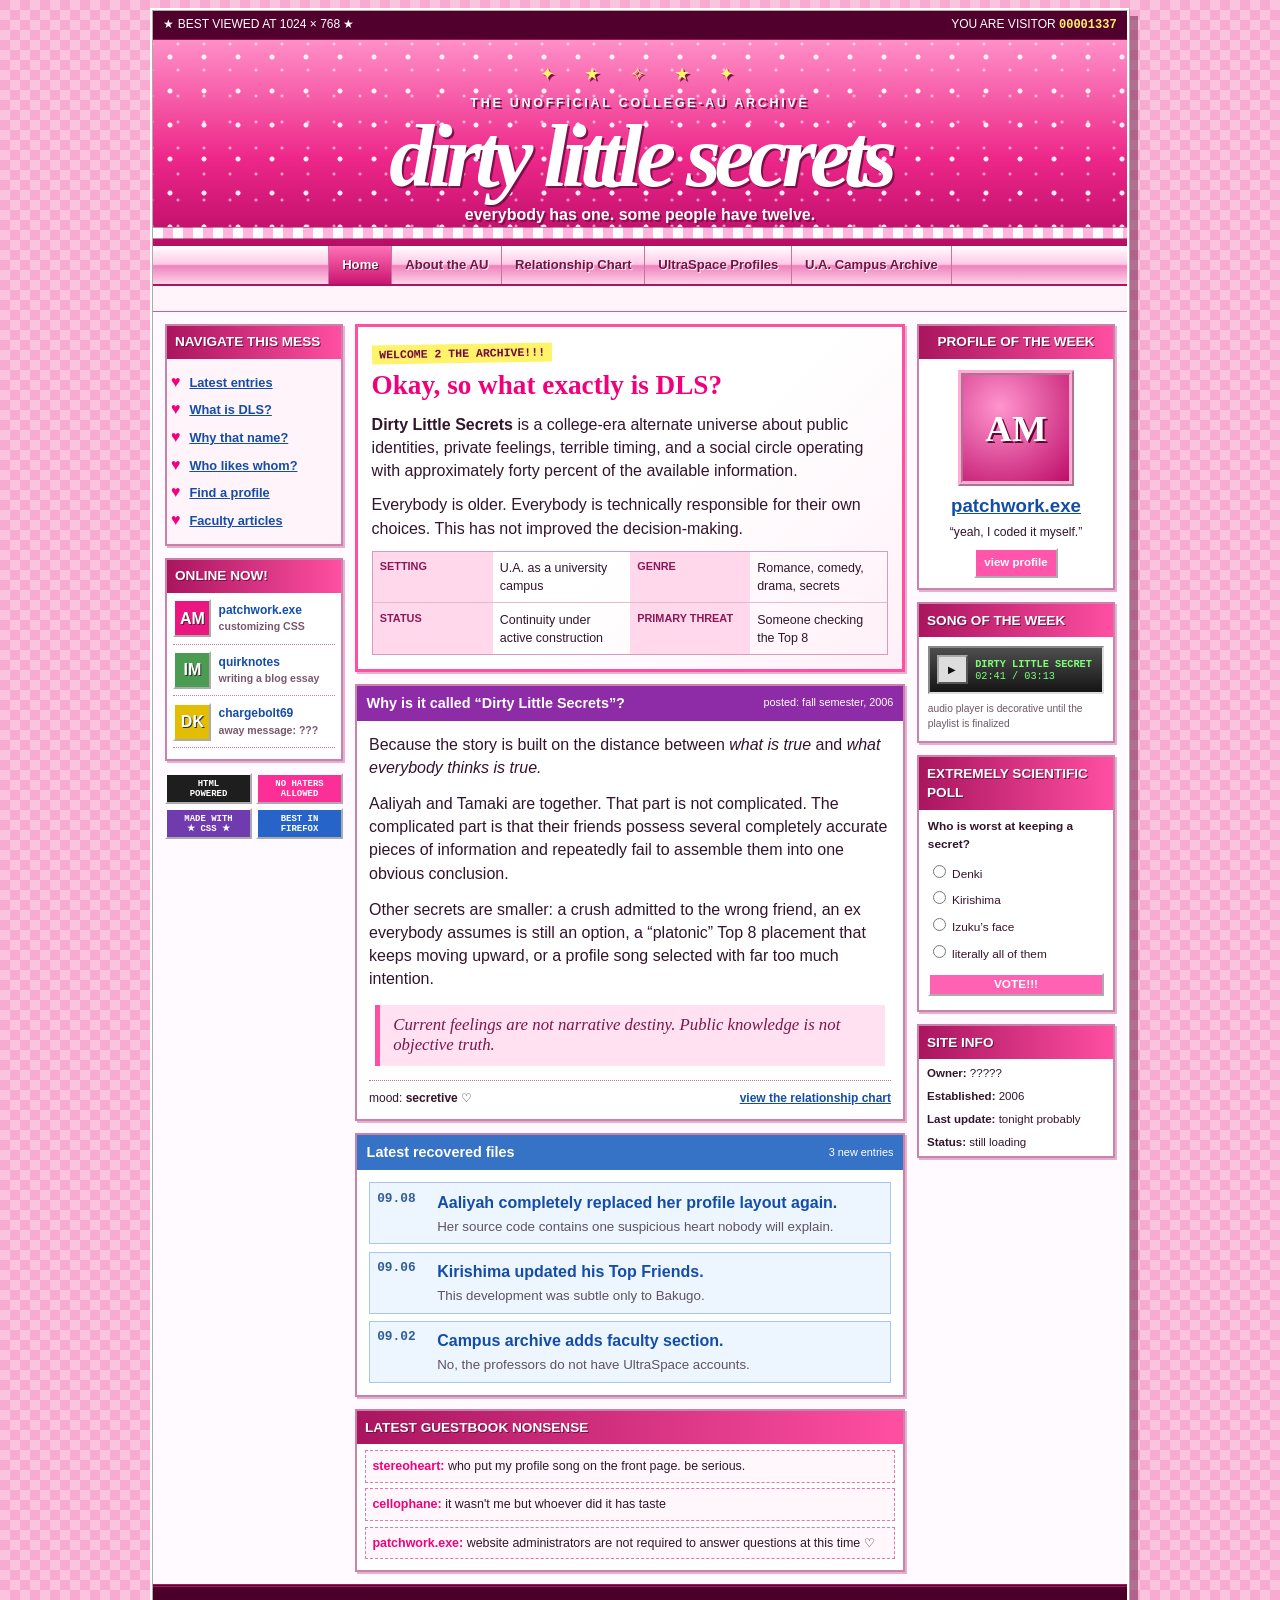
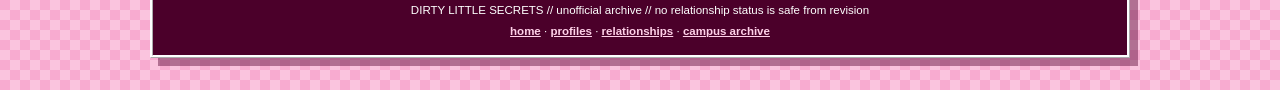
<file: index.html>
<!doctype html>
<html lang="en">
<head>
  <meta charset="utf-8">
  <meta name="viewport" content="width=device-width, initial-scale=1">
  <meta name="theme-color" content="#ff4fa3">
  <meta name="description" content="Dirty Little Secrets: a college-era MHA alternate-universe archive, relationship map, and UltraSpace network.">
  <title>Dirty Little Secrets ★ the unofficial AU archive</title>
  <link rel="icon" type="image/svg+xml" href="data:image/svg+xml,%3Csvg xmlns='http://www.w3.org/2000/svg' viewBox='0 0 64 64'%3E%3Crect width='64' height='64' rx='8' fill='%23ff4fa3'/%3E%3Cpath d='m32 7 6 18 19 .4-15.2 11.2 5.5 18.3L32 44 16.7 54.9l5.5-18.3L7 25.4l19-.4Z' fill='%23fff' stroke='%238b1257' stroke-width='3'/%3E%3C/svg%3E">
  <link rel="stylesheet" href="./styles.css">
</head>
<body>
  <div class="page-shell">
    <div class="utility-strip">
      <span>★ best viewed at 1024 × 768 ★</span>
      <span>you are visitor <strong>00001337</strong></span>
    </div>

    <header class="site-banner">
      <div class="banner-stars" aria-hidden="true">✦　★　✧　★　✦</div>
      <p class="banner-kicker">THE UNOFFICIAL COLLEGE-AU ARCHIVE</p>
      <h1>dirty little secrets</h1>
      <p class="banner-subtitle">everybody has one. some people have twelve.</p>
    </header>

    <nav class="main-nav" aria-label="Primary navigation">
      <a class="active" href="./index.html">Home</a>
      <a href="./index.html#about">About the AU</a>
      <a href="./relationships.html">Relationship Chart</a>
      <a href="./profiles.html">UltraSpace Profiles</a>
      <a href="./campus.html">U.A. Campus Archive</a>
    </nav>

    <div class="ticker" aria-label="Latest site updates">
      <span>NEW!! the UltraSpace directory is being recovered from a very questionable 2006 hard drive　★　relationship statuses are NOT legally binding　★　do not ask who keeps changing their Top 8</span>
    </div>

    <main class="home-grid">
      <aside class="left-rail">
        <section class="y2k-box nav-box">
          <h2>Navigate this mess</h2>
          <ul class="pixel-links">
            <li><a href="#latest">Latest entries</a></li>
            <li><a href="#about">What is DLS?</a></li>
            <li><a href="#name">Why that name?</a></li>
            <li><a href="./relationships.html">Who likes whom?</a></li>
            <li><a href="./profiles.html">Find a profile</a></li>
            <li><a href="./campus.html">Faculty articles</a></li>
          </ul>
        </section>

        <section class="y2k-box online-box">
          <h2>Online now!</h2>
          <a class="mini-user" href="./profile.html?id=patchwork">
            <span class="mini-avatar hot-pink">AM</span>
            <span><strong>patchwork.exe</strong><small>customizing CSS</small></span>
          </a>
          <a class="mini-user" href="./profile.html?id=izuku">
            <span class="mini-avatar green">IM</span>
            <span><strong>quirknotes</strong><small>writing a blog essay</small></span>
          </a>
          <a class="mini-user" href="./profile.html?id=kaminari">
            <span class="mini-avatar yellow">DK</span>
            <span><strong>chargebolt69</strong><small>away message: ???</small></span>
          </a>
        </section>

        <section class="button-farm" aria-label="Site badges">
          <span>HTML<br>POWERED</span>
          <span>NO HATERS<br>ALLOWED</span>
          <span>MADE WITH<br>★ CSS ★</span>
          <span>BEST IN<br>FIREFOX</span>
        </section>
      </aside>

      <div class="blog-column">
        <section class="welcome-card" id="about">
          <div class="welcome-label">WELCOME 2 THE ARCHIVE!!!</div>
          <h2>Okay, so what exactly is DLS?</h2>
          <p><strong>Dirty Little Secrets</strong> is a college-era alternate universe about public identities, private feelings, terrible timing, and a social circle operating with approximately forty percent of the available information.</p>
          <p>Everybody is older. Everybody is technically responsible for their own choices. This has not improved the decision-making.</p>
          <div class="definition-grid">
            <div><b>SETTING</b><span>U.A. as a university campus</span></div>
            <div><b>GENRE</b><span>Romance, comedy, drama, secrets</span></div>
            <div><b>STATUS</b><span>Continuity under active construction</span></div>
            <div><b>PRIMARY THREAT</b><span>Someone checking the Top 8</span></div>
          </div>
        </section>

        <section class="blog-post" id="name">
          <div class="post-titlebar">
            <h2>Why is it called “Dirty Little Secrets”?</h2>
            <span>posted: fall semester, 2006</span>
          </div>
          <div class="post-body">
            <p>Because the story is built on the distance between <em>what is true</em> and <em>what everybody thinks is true.</em></p>
            <p>Aaliyah and Tamaki are together. That part is not complicated. The complicated part is that their friends possess several completely accurate pieces of information and repeatedly fail to assemble them into one obvious conclusion.</p>
            <p>Other secrets are smaller: a crush admitted to the wrong friend, an ex everybody assumes is still an option, a “platonic” Top 8 placement that keeps moving upward, or a profile song selected with far too much intention.</p>
            <blockquote>Current feelings are not narrative destiny. Public knowledge is not objective truth.</blockquote>
            <div class="post-footer"><span>mood: <b>secretive</b> ♡</span><a href="./relationships.html">view the relationship chart</a></div>
          </div>
        </section>

        <section class="blog-post" id="latest">
          <div class="post-titlebar alt">
            <h2>Latest recovered files</h2>
            <span>3 new entries</span>
          </div>
          <div class="post-body update-list">
            <a href="./profile.html?id=patchwork"><time>09.08</time><span><b>Aaliyah completely replaced her profile layout again.</b><small>Her source code contains one suspicious heart nobody will explain.</small></span></a>
            <a href="./profile.html?id=kirishima"><time>09.06</time><span><b>Kirishima updated his Top Friends.</b><small>This development was subtle only to Bakugo.</small></span></a>
            <a href="./campus.html"><time>09.02</time><span><b>Campus archive adds faculty section.</b><small>No, the professors do not have UltraSpace accounts.</small></span></a>
          </div>
        </section>

        <section class="guestbook-preview">
          <h2>Latest guestbook nonsense</h2>
          <div class="guest-note"><b>stereoheart:</b> who put my profile song on the front page. be serious.</div>
          <div class="guest-note"><b>cellophane:</b> it wasn't me but whoever did it has taste</div>
          <div class="guest-note"><b>patchwork.exe:</b> website administrators are not required to answer questions at this time ♡</div>
        </section>
      </div>

      <aside class="right-rail">
        <section class="y2k-box featured-profile">
          <h2>Profile of the week</h2>
          <a href="./profile.html?id=patchwork" class="feature-avatar">AM</a>
          <h3><a href="./profile.html?id=patchwork">patchwork.exe</a></h3>
          <p>“yeah, I coded it myself.”</p>
          <a class="tiny-button" href="./profile.html?id=patchwork">view profile</a>
        </section>

        <section class="y2k-box music-box">
          <h2>Song of the week</h2>
          <div class="fake-player">
            <button type="button" aria-label="Play decorative music sample">▶</button>
            <div><b>DIRTY LITTLE SECRET</b><span>02:41 / 03:13</span></div>
          </div>
          <small>audio player is decorative until the playlist is finalized</small>
        </section>

        <section class="y2k-box poll-box">
          <h2>Extremely scientific poll</h2>
          <form id="home-poll">
            <p>Who is worst at keeping a secret?</p>
            <label><input type="radio" name="poll" value="denki"> Denki</label>
            <label><input type="radio" name="poll" value="kirishima"> Kirishima</label>
            <label><input type="radio" name="poll" value="izuku"> Izuku’s face</label>
            <label><input type="radio" name="poll" value="everyone"> literally all of them</label>
            <button type="submit">VOTE!!!</button>
            <output id="poll-result" aria-live="polite"></output>
          </form>
        </section>

        <section class="y2k-box site-info">
          <h2>Site info</h2>
          <p><b>Owner:</b> ?????</p>
          <p><b>Established:</b> 2006</p>
          <p><b>Last update:</b> tonight probably</p>
          <p><b>Status:</b> still loading</p>
        </section>
      </aside>
    </main>

    <footer class="site-footer">
      <p>DIRTY LITTLE SECRETS // unofficial archive // no relationship status is safe from revision</p>
      <p><a href="./index.html">home</a> · <a href="./profiles.html">profiles</a> · <a href="./relationships.html">relationships</a> · <a href="./campus.html">campus archive</a></p>
    </footer>
  </div>
  <script src="./site.js"></script>
</body>
</html>
</file>
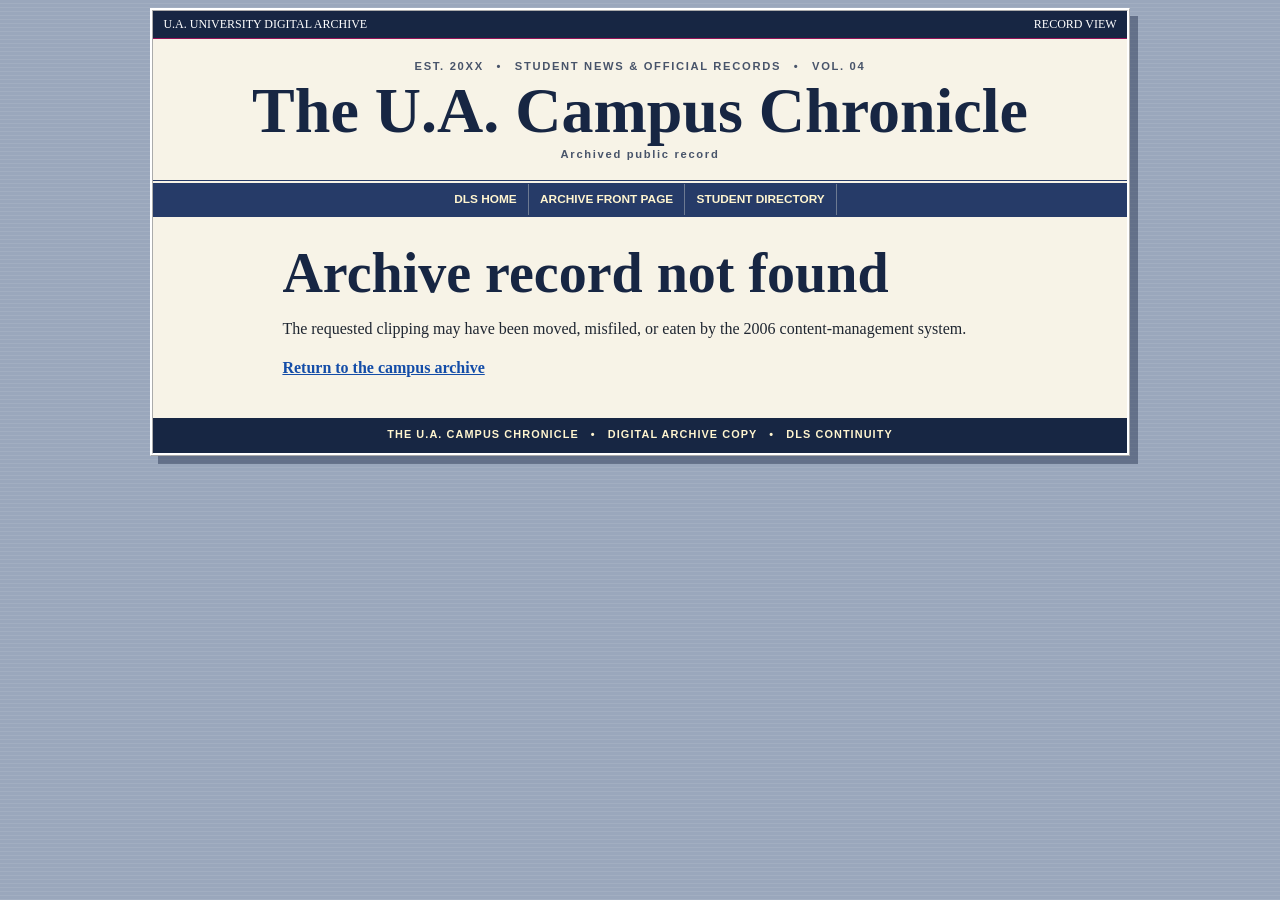
<file: article.html>
<!doctype html>
<html lang="en">
<head>
  <meta charset="utf-8">
  <meta name="viewport" content="width=device-width, initial-scale=1">
  <meta name="theme-color" content="#263b68">
  <meta name="description" content="An archived U.A. University faculty or campus article from DLS.">
  <title>U.A. Campus Chronicle ★ Archive Record</title>
  <link rel="icon" type="image/svg+xml" href="data:image/svg+xml,%3Csvg xmlns='http://www.w3.org/2000/svg' viewBox='0 0 64 64'%3E%3Crect width='64' height='64' rx='8' fill='%23263b68'/%3E%3Cpath d='M12 24 32 10l20 14-20 14Zm6 10h28v17H18Z' fill='%23fff5cf'/%3E%3C/svg%3E">
  <link rel="stylesheet" href="./styles.css">
</head>
<body class="campus-body">
  <div class="page-shell campus-shell">
    <div class="utility-strip campus-strip"><span>U.A. UNIVERSITY DIGITAL ARCHIVE</span><span>RECORD VIEW</span></div>
    <header class="campus-masthead"><p>EST. 20XX　•　STUDENT NEWS & OFFICIAL RECORDS　•　VOL. 04</p><h1>The U.A. Campus Chronicle</h1><p>Archived public record</p></header>
    <nav class="campus-nav" aria-label="Campus archive navigation"><a href="./index.html">DLS HOME</a><a href="./campus.html">ARCHIVE FRONT PAGE</a><a href="./profiles.html">STUDENT DIRECTORY</a></nav>
    <main class="article-page" id="article-page">
      <div class="article-loading">RETRIEVING ARCHIVE RECORD…</div>
    </main>
    <footer class="campus-footer">THE U.A. CAMPUS CHRONICLE　•　DIGITAL ARCHIVE COPY　•　DLS CONTINUITY</footer>
  </div>
  <script src="./data.js"></script>
  <script src="./article.js"></script>
</body>
</html>
</file>
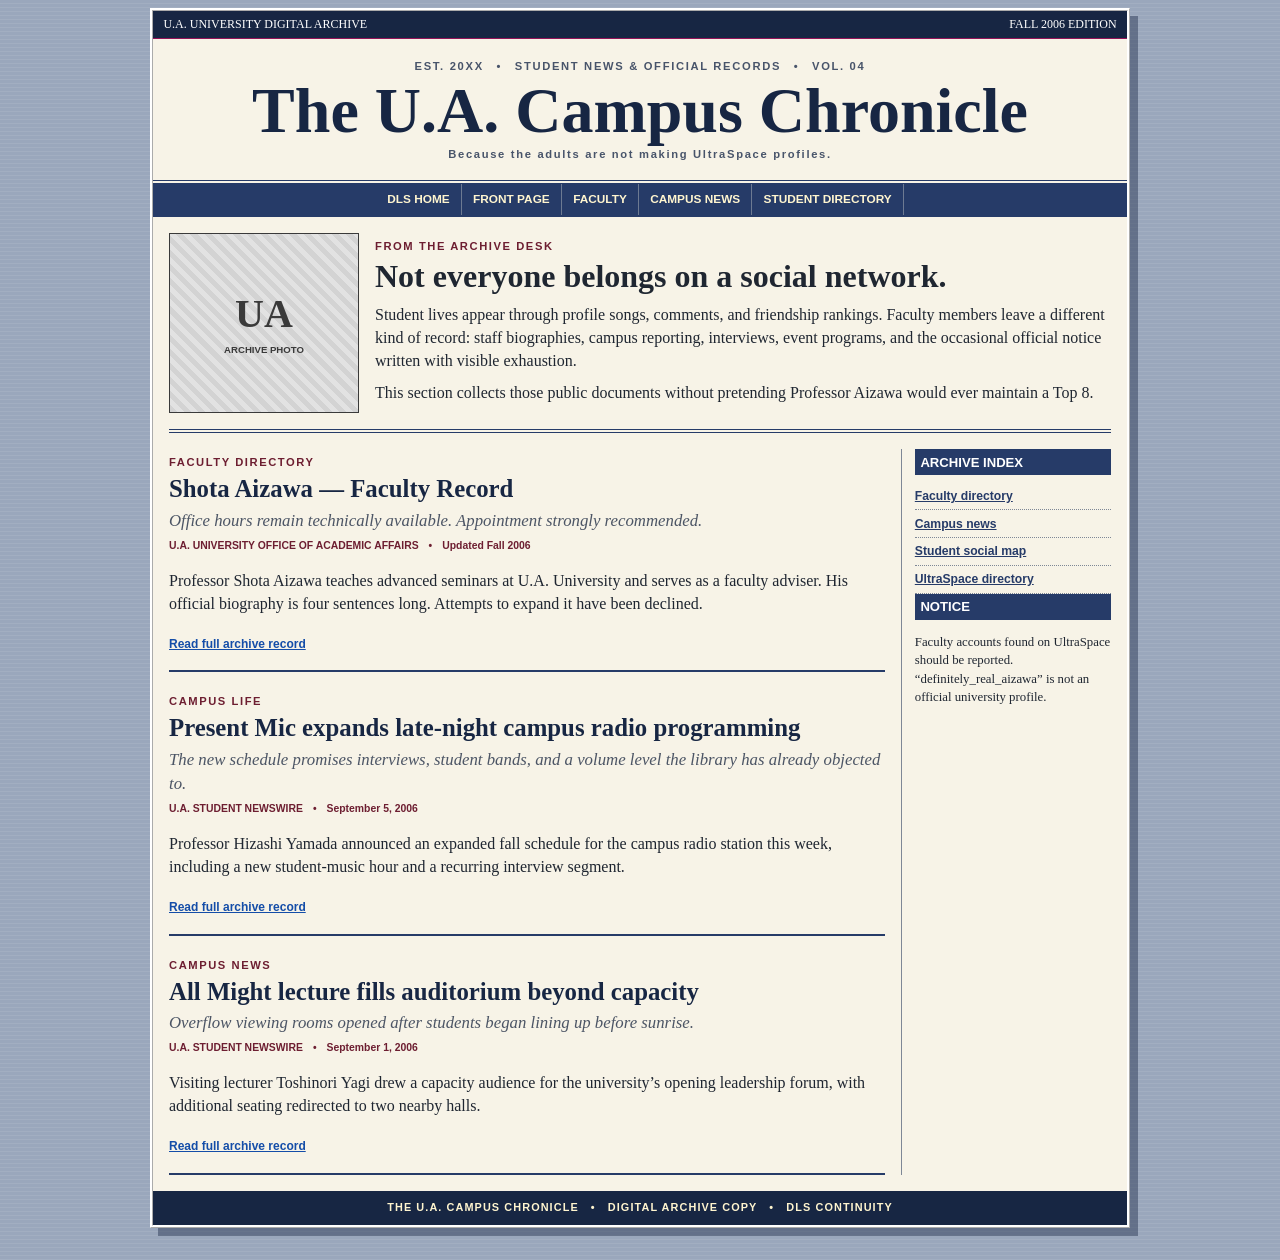
<file: campus.html>
<!doctype html>
<html lang="en">
<head>
  <meta charset="utf-8">
  <meta name="viewport" content="width=device-width, initial-scale=1">
  <meta name="theme-color" content="#263b68">
  <meta name="description" content="Faculty records and campus news from the DLS U.A. University archive.">
  <title>U.A. Campus Archive ★ DLS</title>
  <link rel="icon" type="image/svg+xml" href="data:image/svg+xml,%3Csvg xmlns='http://www.w3.org/2000/svg' viewBox='0 0 64 64'%3E%3Crect width='64' height='64' rx='8' fill='%23263b68'/%3E%3Cpath d='M12 24 32 10l20 14-20 14Zm6 10h28v17H18Z' fill='%23fff5cf'/%3E%3C/svg%3E">
  <link rel="stylesheet" href="./styles.css">
</head>
<body class="campus-body">
  <div class="page-shell campus-shell">
    <div class="utility-strip campus-strip"><span>U.A. UNIVERSITY DIGITAL ARCHIVE</span><span>FALL 2006 EDITION</span></div>
    <header class="campus-masthead">
      <p>EST. 20XX　•　STUDENT NEWS & OFFICIAL RECORDS　•　VOL. 04</p>
      <h1>The U.A. Campus Chronicle</h1>
      <p>Because the adults are not making UltraSpace profiles.</p>
    </header>
    <nav class="campus-nav" aria-label="Campus archive navigation"><a href="./index.html">DLS HOME</a><a href="./campus.html">FRONT PAGE</a><a href="#faculty">FACULTY</a><a href="#news">CAMPUS NEWS</a><a href="./profiles.html">STUDENT DIRECTORY</a></nav>
    <main class="campus-content">
      <section class="campus-lead">
        <div class="paper-photo">UA<small>ARCHIVE PHOTO</small></div>
        <div><span class="campus-section">FROM THE ARCHIVE DESK</span><h2>Not everyone belongs on a social network.</h2><p>Student lives appear through profile songs, comments, and friendship rankings. Faculty members leave a different kind of record: staff biographies, campus reporting, interviews, event programs, and the occasional official notice written with visible exhaustion.</p><p>This section collects those public documents without pretending Professor Aizawa would ever maintain a Top 8.</p></div>
      </section>
      <section class="article-list" id="campus-articles"></section>
      <aside class="campus-sidebar">
        <h2>Archive index</h2>
        <a href="#faculty">Faculty directory</a><a href="#news">Campus news</a><a href="./relationships.html">Student social map</a><a href="./profiles.html">UltraSpace directory</a>
        <h2>Notice</h2><p>Faculty accounts found on UltraSpace should be reported. “definitely_real_aizawa” is not an official university profile.</p>
      </aside>
    </main>
    <footer class="campus-footer">THE U.A. CAMPUS CHRONICLE　•　DIGITAL ARCHIVE COPY　•　DLS CONTINUITY</footer>
  </div>
  <script src="./data.js"></script>
  <script src="./campus.js"></script>
</body>
</html>
</file>
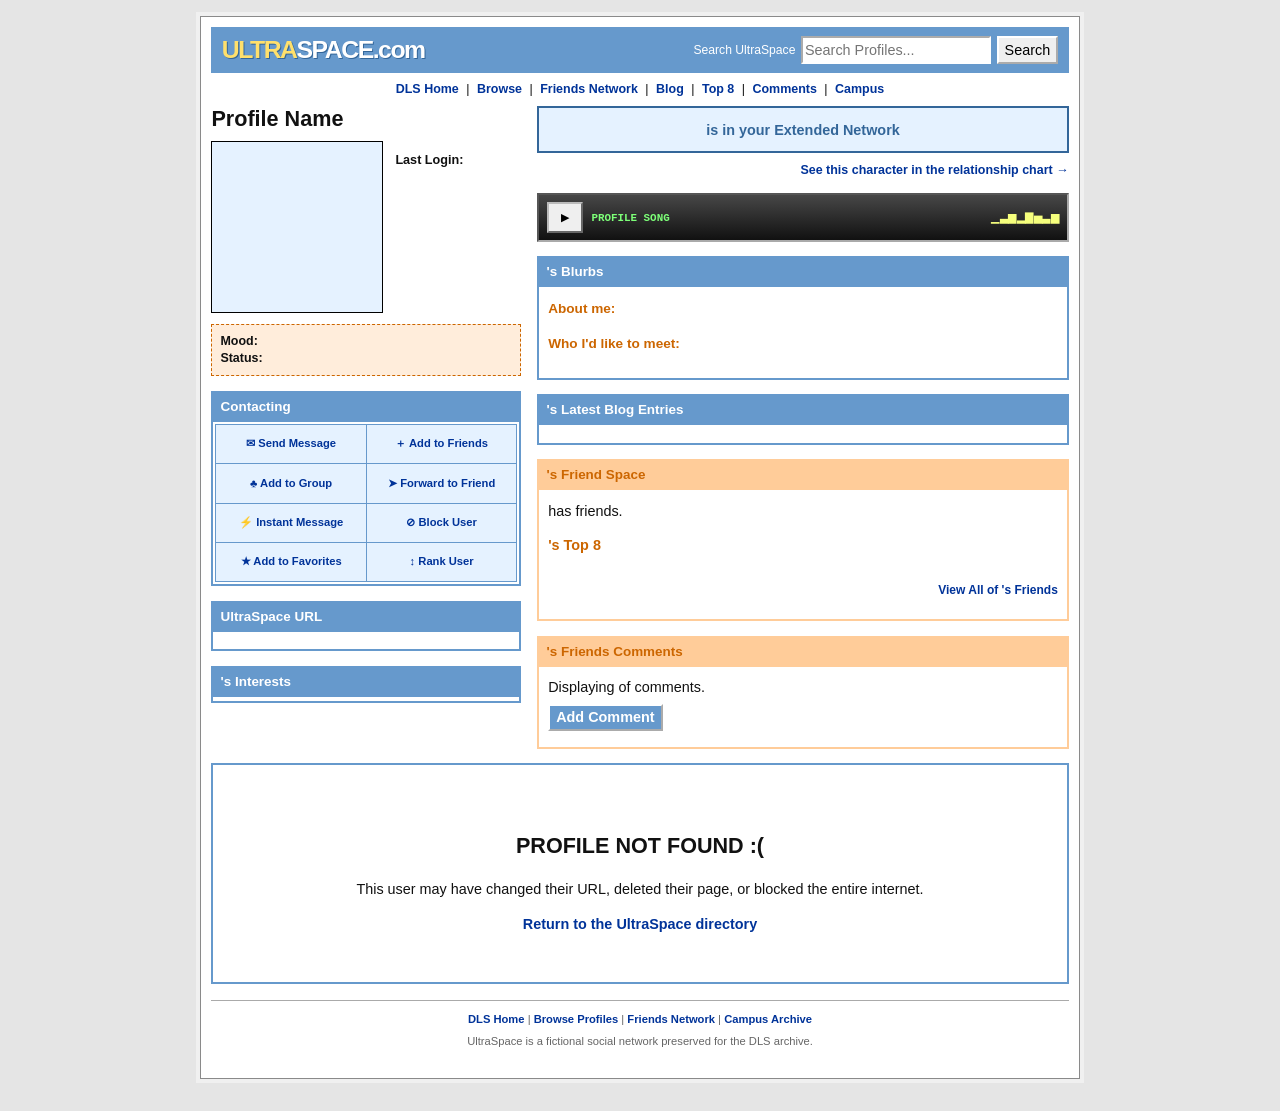
<file: profile.html>
<!doctype html>
<html lang="en">
<head>
  <meta charset="utf-8">
  <meta name="viewport" content="width=device-width, initial-scale=1">
  <meta name="theme-color" content="#ff4fa3">
  <meta name="description" content="An archived UltraSpace profile from the Dirty Little Secrets universe.">
  <title>UltraSpace.com — Profile</title>
  <link rel="icon" type="image/svg+xml" href="data:image/svg+xml,%3Csvg xmlns='http://www.w3.org/2000/svg' viewBox='0 0 64 64'%3E%3Crect width='64' height='64' rx='8' fill='%2336699c'/%3E%3Cpath d='m32 7 6 18 19 .4-15.2 11.2 5.5 18.3L32 44 16.7 54.9l5.5-18.3L7 25.4l19-.4Z' fill='%23fff'/%3E%3C/svg%3E">
  <link rel="stylesheet" href="./profile.css">
</head>
<body class="profile-theme">
  <div class="profile-container">
    <header class="ultra-header">
      <a class="ultra-logo" href="./profiles.html"><span>ULTRA</span>SPACE.com</a>
      <form class="profile-search" action="./profiles.html">
        <label for="q">Search UltraSpace</label>
        <input id="q" name="q" type="search" placeholder="Search Profiles...">
        <button type="submit">Search</button>
      </form>
    </header>
    <nav class="ultra-nav" aria-label="UltraSpace navigation">
      <a href="./index.html">DLS Home</a> |
      <a href="./profiles.html">Browse</a> |
      <a href="./relationships.html">Friends Network</a> |
      <a href="#blogs">Blog</a> |
      <a href="#friends">Top 8</a> |
      <a href="#comments">Comments</a> |
      <a href="./campus.html">Campus</a>
    </nav>

    <div id="profile-loading" class="loading-box">LOADING PROFILE…</div>
    <main class="profile-layout" id="profile-content" hidden>
      <section class="profile-left">
        <h1 id="profile-name">Profile Name</h1>
        <div class="profile-meta">
          <div class="profile-photo" id="profile-photo" aria-label="Profile image placeholder"></div>
          <div class="identity-copy">
            <p class="profile-quote" id="profile-quote"></p>
            <p id="profile-details"></p>
            <p><strong>Last Login:</strong><br><span id="profile-login"></span></p>
          </div>
        </div>

        <div class="status-box">
          <div><strong>Mood:</strong> <span id="profile-mood"></span></div>
          <div><strong>Status:</strong> <span id="profile-status"></span></div>
        </div>

        <section class="classic-box contact-box">
          <h2>Contacting <span data-first-name></span></h2>
          <div class="box-body compact">
            <table class="contact-table">
              <tbody>
                <tr><td><button type="button">✉ Send Message</button></td><td><button type="button">＋ Add to Friends</button></td></tr>
                <tr><td><button type="button">♣ Add to Group</button></td><td><button type="button">➤ Forward to Friend</button></td></tr>
                <tr><td><button type="button">⚡ Instant Message</button></td><td><button type="button">⊘ Block User</button></td></tr>
                <tr><td><button type="button">★ Add to Favorites</button></td><td><button type="button">↕ Rank User</button></td></tr>
              </tbody>
            </table>
          </div>
        </section>

        <section class="classic-box url-box">
          <h2>UltraSpace URL</h2>
          <div class="box-body"><code id="profile-url"></code></div>
        </section>

        <section class="classic-box interests-box">
          <h2><span data-first-name></span>'s Interests</h2>
          <div class="box-body no-pad"><table class="interests-table"><tbody id="profile-interests"></tbody></table></div>
        </section>
      </section>

      <section class="profile-right">
        <div class="network-banner"><span data-full-name></span> is in your Extended Network</div>
        <p class="chart-link"><a id="chart-link" href="./relationships.html">See this character in the relationship chart →</a></p>

        <div class="profile-player">
          <button id="song-button" type="button" aria-label="Toggle decorative profile player">▶</button>
          <div><b>PROFILE SONG</b><span id="profile-song"></span></div>
          <div class="eq" aria-hidden="true">▁▃▆▂▇▅▃▆</div>
        </div>

        <section class="classic-box blurbs-box">
          <h2><span data-first-name></span>'s Blurbs</h2>
          <div class="box-body">
            <h3>About me:</h3>
            <p id="profile-about"></p>
            <h3>Who I'd like to meet:</h3>
            <p id="profile-meet"></p>
          </div>
        </section>

        <section class="classic-box blog-box" id="blogs">
          <h2><span data-first-name></span>'s Latest Blog Entries</h2>
          <div class="box-body" id="profile-blogs"></div>
        </section>

        <section class="classic-box friends-box" id="friends">
          <h2><span data-first-name></span>'s Friend Space</h2>
          <div class="box-body">
            <p class="friend-count"><span data-first-name></span> has <b id="friend-count"></b> friends.</p>
            <p class="top-label"><span data-first-name></span>'s Top 8</p>
            <div class="friend-grid" id="friend-grid"></div>
            <p class="view-all"><a href="./profiles.html">View All of <span data-first-name></span>'s Friends</a></p>
          </div>
        </section>

        <section class="classic-box history-box" id="top8-history" hidden>
          <h2><span data-first-name></span>'s Top 8 History</h2>
          <div class="box-body">
            <label for="history-select">Snapshot:</label>
            <select id="history-select"></select>
            <p id="history-note" class="history-note"></p>
            <div class="friend-grid" id="history-grid"></div>
          </div>
        </section>

        <section class="classic-box comments-box" id="comments">
          <h2><span data-first-name></span>'s Friends Comments</h2>
          <div class="box-body">
            <p class="comment-summary">Displaying <b id="comment-count"></b> of <b id="comment-count-2"></b> comments.</p>
            <button class="add-comment" type="button">Add Comment</button>
            <div id="comment-list"></div>
          </div>
        </section>
      </section>
    </main>

    <section id="profile-error" class="error-box" hidden>
      <h1>PROFILE NOT FOUND :(</h1>
      <p>This user may have changed their URL, deleted their page, or blocked the entire internet.</p>
      <a href="./profiles.html">Return to the UltraSpace directory</a>
    </section>

    <footer class="ultra-footer">
      <a href="./index.html">DLS Home</a> |
      <a href="./profiles.html">Browse Profiles</a> |
      <a href="./relationships.html">Friends Network</a> |
      <a href="./campus.html">Campus Archive</a>
      <p>UltraSpace is a fictional social network preserved for the DLS archive.</p>
    </footer>
  </div>

  <script src="./data.js"></script>
  <script src="./profile.js"></script>
</body>
</html>
</file>
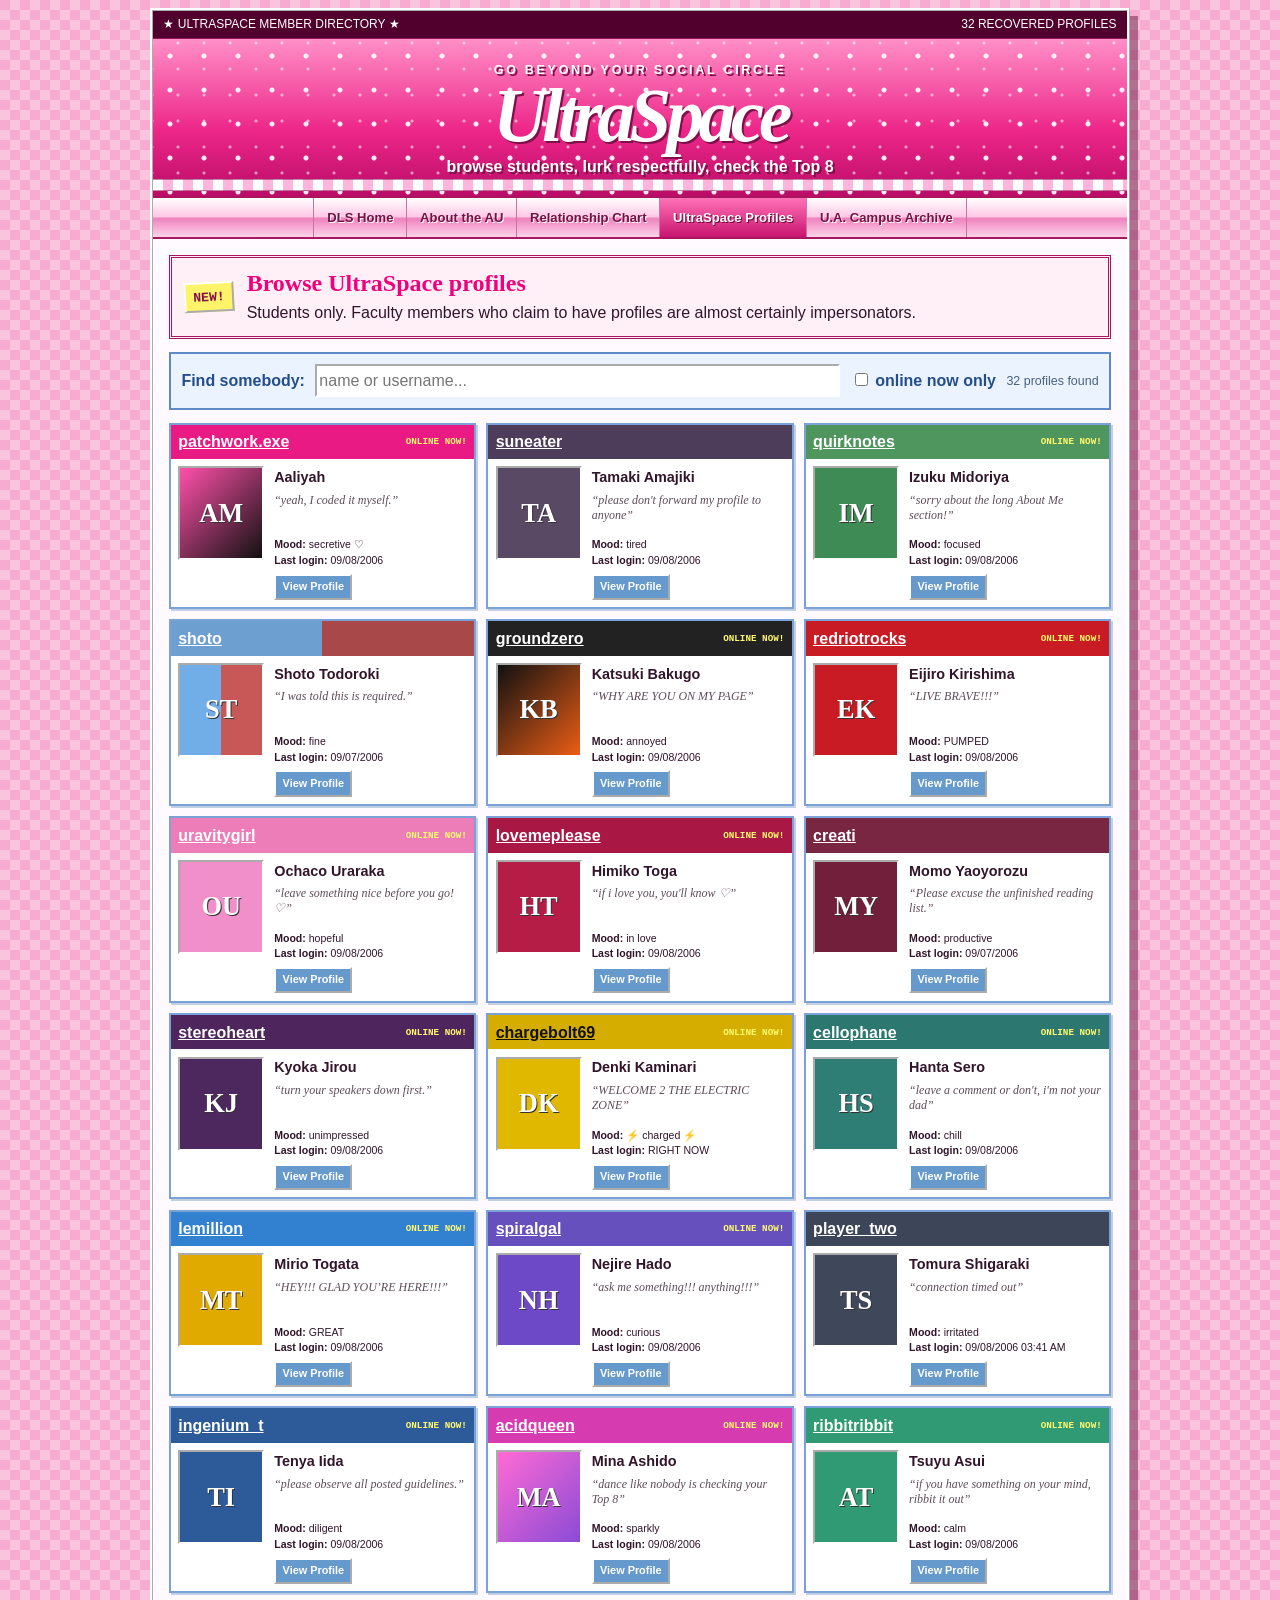
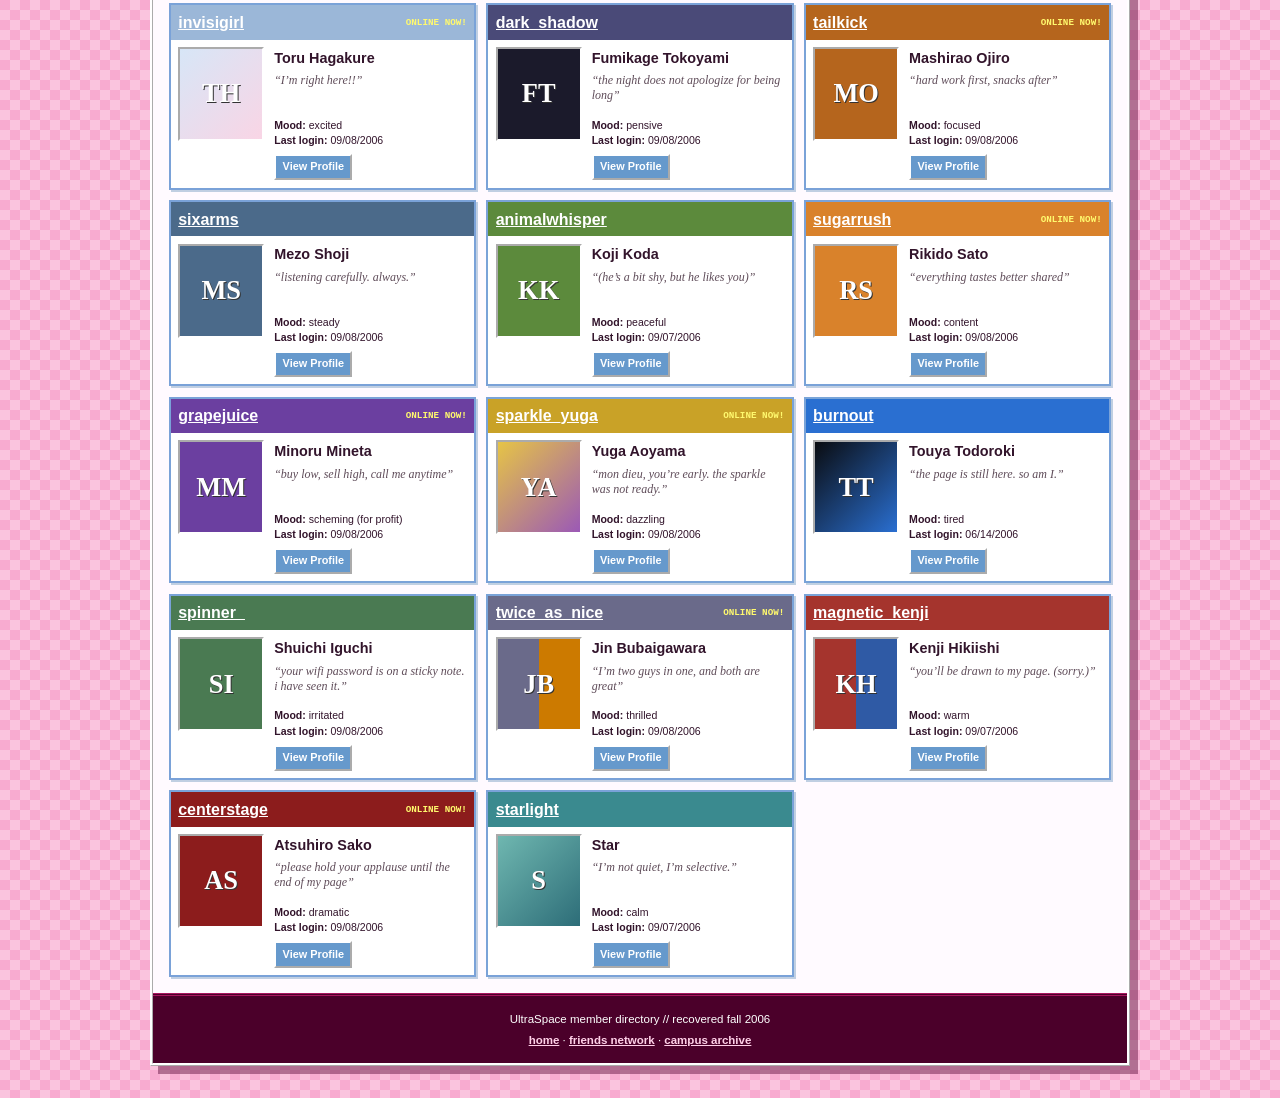
<file: profiles.html>
<!doctype html>
<html lang="en">
<head>
  <meta charset="utf-8">
  <meta name="viewport" content="width=device-width, initial-scale=1">
  <meta name="theme-color" content="#ff4fa3">
  <meta name="description" content="Browse the recovered UltraSpace profiles in the Dirty Little Secrets archive.">
  <title>UltraSpace ★ Browse Profiles</title>
  <link rel="icon" type="image/svg+xml" href="data:image/svg+xml,%3Csvg xmlns='http://www.w3.org/2000/svg' viewBox='0 0 64 64'%3E%3Crect width='64' height='64' rx='8' fill='%23ff4fa3'/%3E%3Cpath d='m32 7 6 18 19 .4-15.2 11.2 5.5 18.3L32 44 16.7 54.9l5.5-18.3L7 25.4l19-.4Z' fill='%23fff'/%3E%3C/svg%3E">
  <link rel="stylesheet" href="./styles.css">
</head>
<body>
  <div class="page-shell">
    <div class="utility-strip"><span>★ ULTRASPACE MEMBER DIRECTORY ★</span><span>32 recovered profiles</span></div>
    <header class="site-banner subpage-banner">
      <p class="banner-kicker">GO BEYOND YOUR SOCIAL CIRCLE</p>
      <h1>UltraSpace</h1>
      <p class="banner-subtitle">browse students, lurk respectfully, check the Top 8</p>
    </header>
    <nav class="main-nav" aria-label="Primary navigation">
      <a href="./index.html">DLS Home</a><a href="./index.html#about">About the AU</a><a href="./relationships.html">Relationship Chart</a><a class="active" href="./profiles.html">UltraSpace Profiles</a><a href="./campus.html">U.A. Campus Archive</a>
    </nav>
    <main class="subpage-content">
      <section class="directory-intro">
        <span class="new-badge">NEW!</span>
        <div><h2>Browse UltraSpace profiles</h2><p>Students only. Faculty members who claim to have profiles are almost certainly impersonators.</p></div>
      </section>
      <form class="directory-toolbar" role="search">
        <label for="directory-search">Find somebody:</label>
        <input id="directory-search" type="search" placeholder="name or username...">
        <label><input id="online-only" type="checkbox"> online now only</label>
        <span id="directory-count" aria-live="polite"></span>
      </form>
      <div class="profile-directory" id="profile-directory"></div>
      <div class="directory-empty" id="directory-empty" hidden>No profiles matched. They may have changed their username out of embarrassment.</div>
    </main>
    <footer class="site-footer"><p>UltraSpace member directory // recovered fall 2006</p><p><a href="./index.html">home</a> · <a href="./relationships.html">friends network</a> · <a href="./campus.html">campus archive</a></p></footer>
  </div>
  <script src="./data.js"></script>
  <script src="./directory.js"></script>
</body>
</html>
</file>
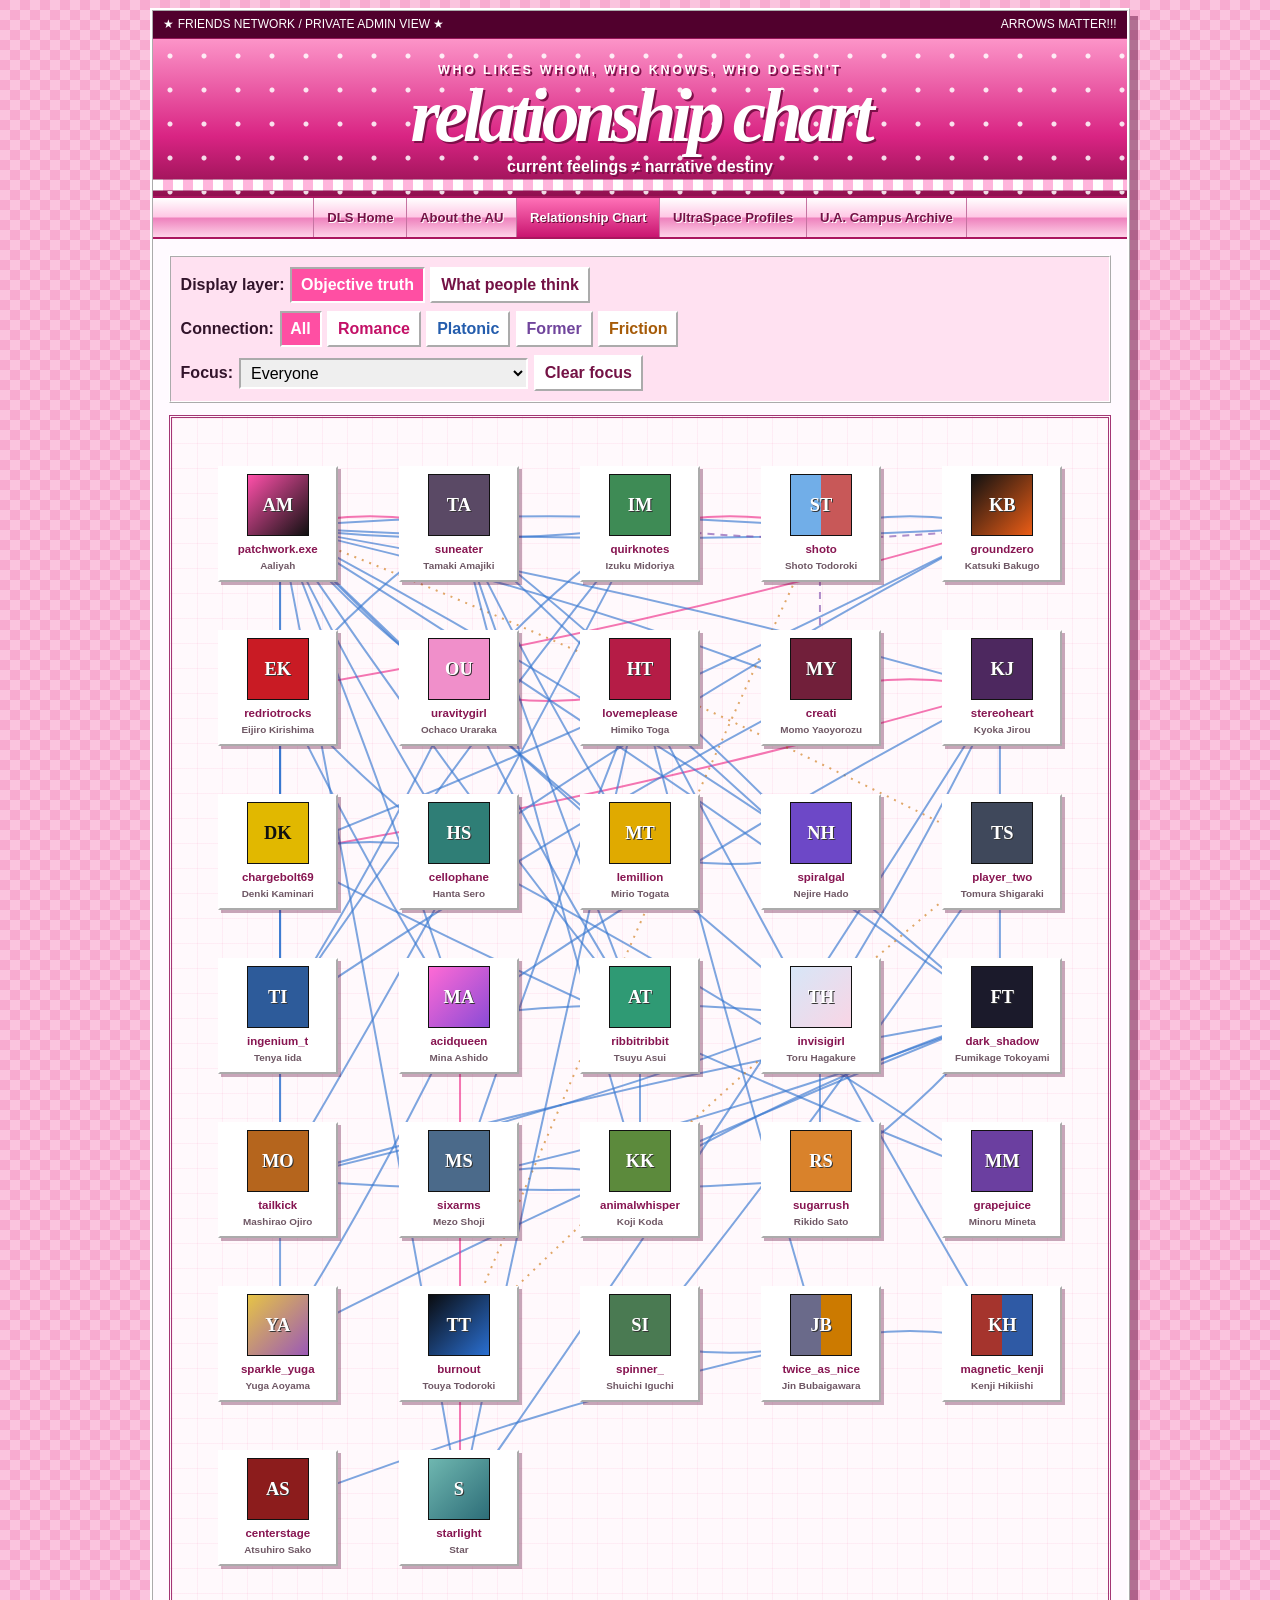
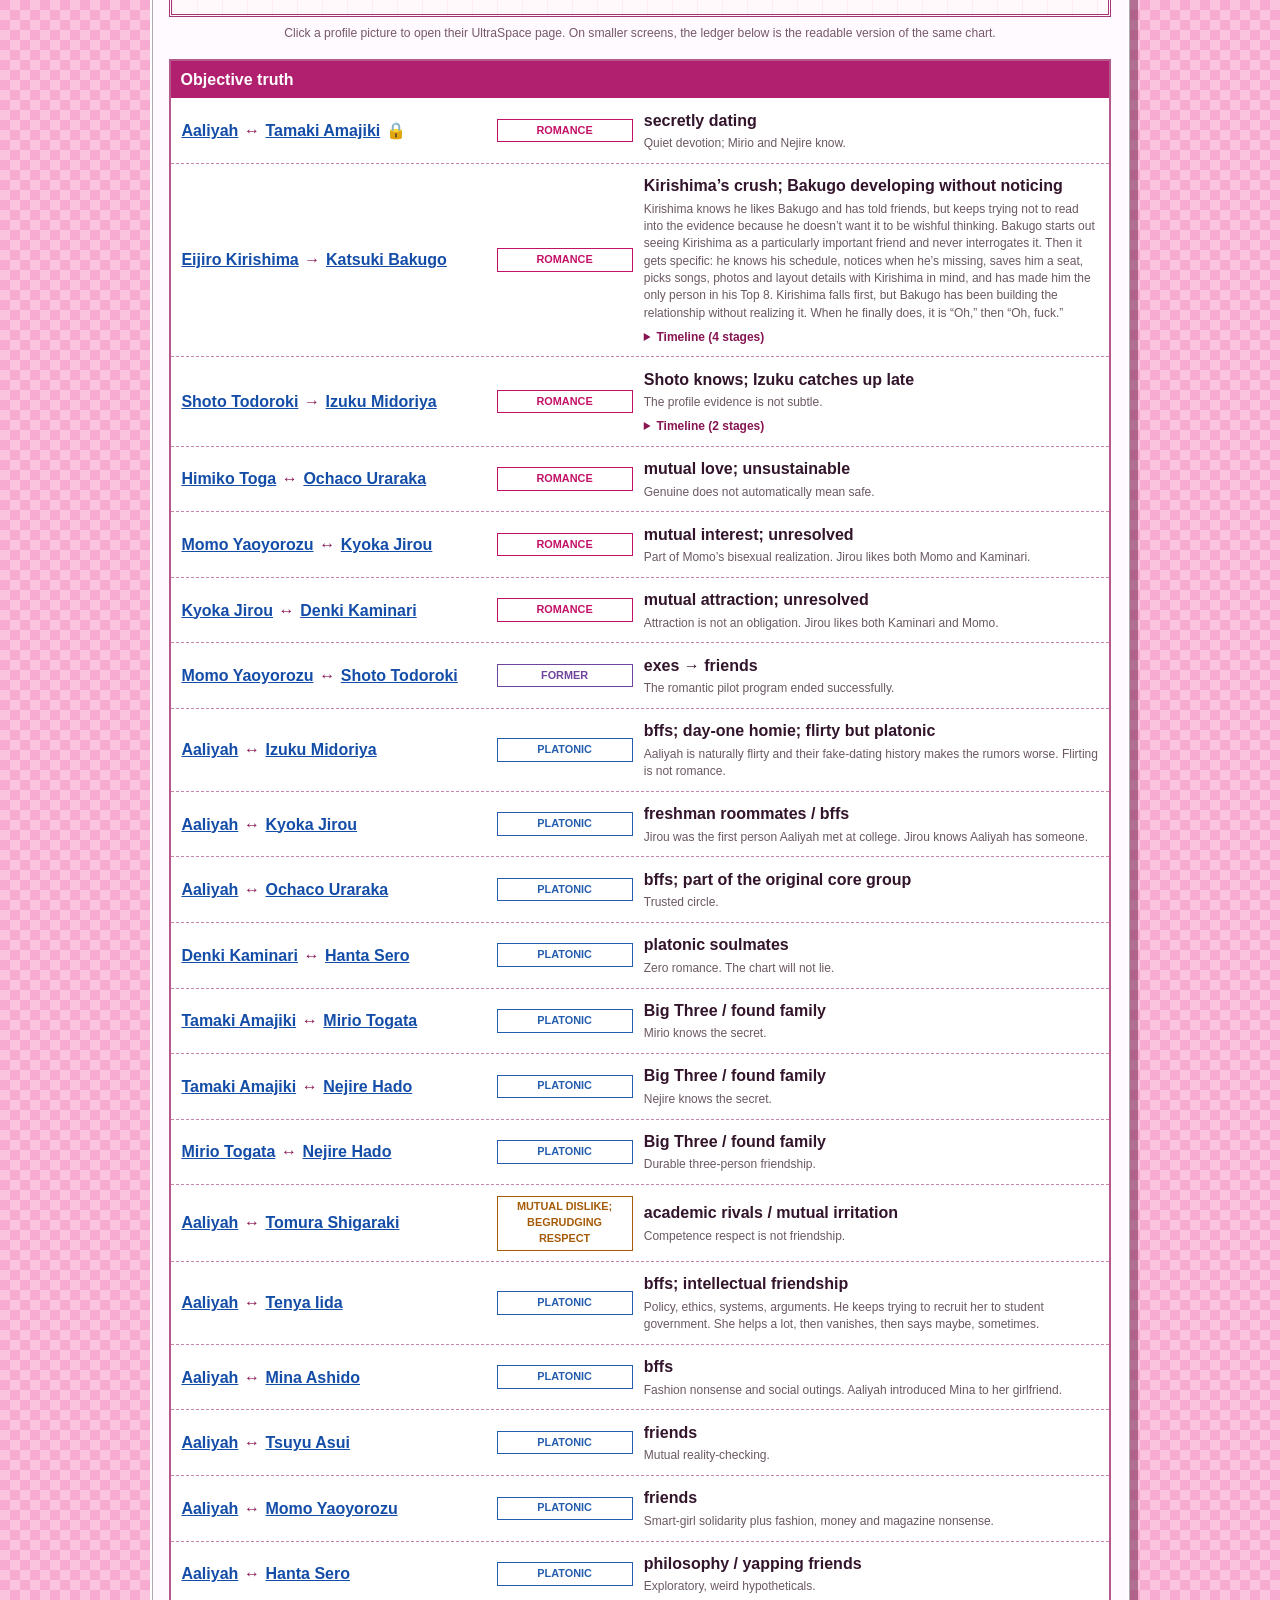
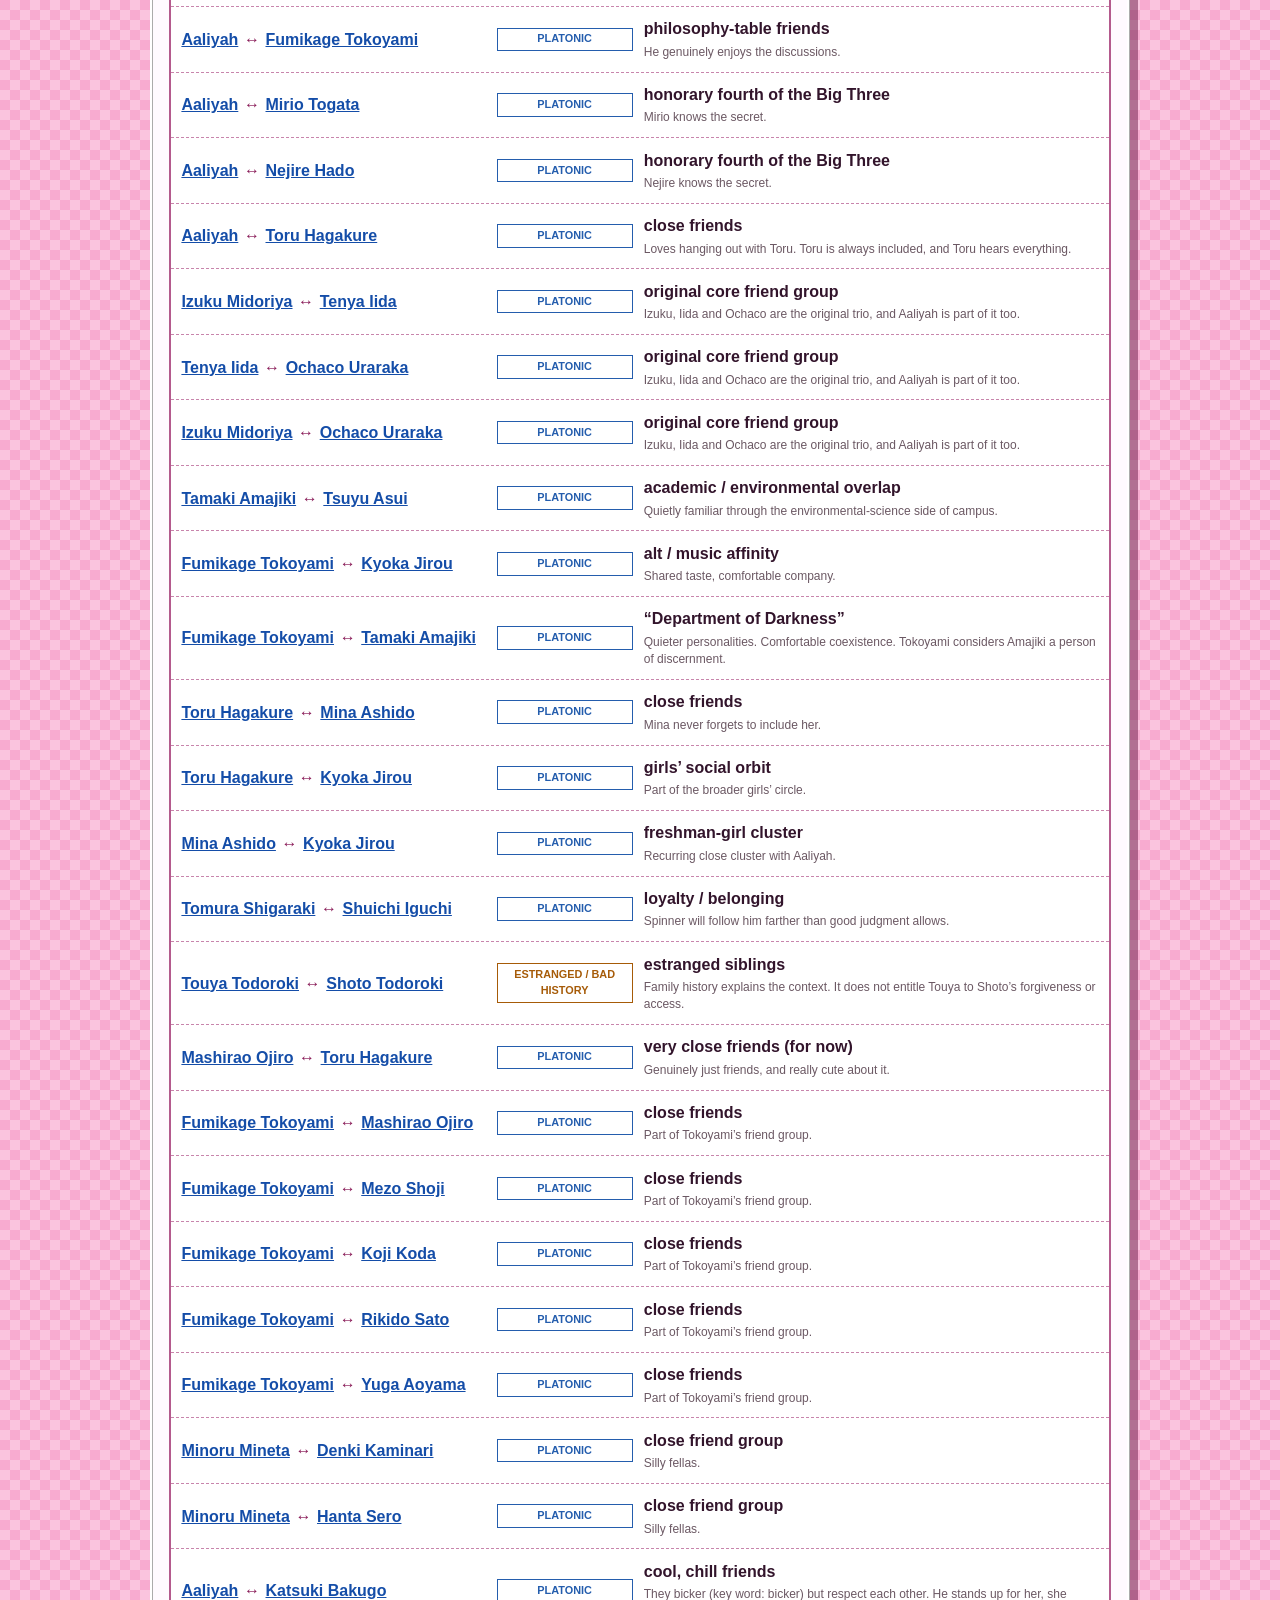
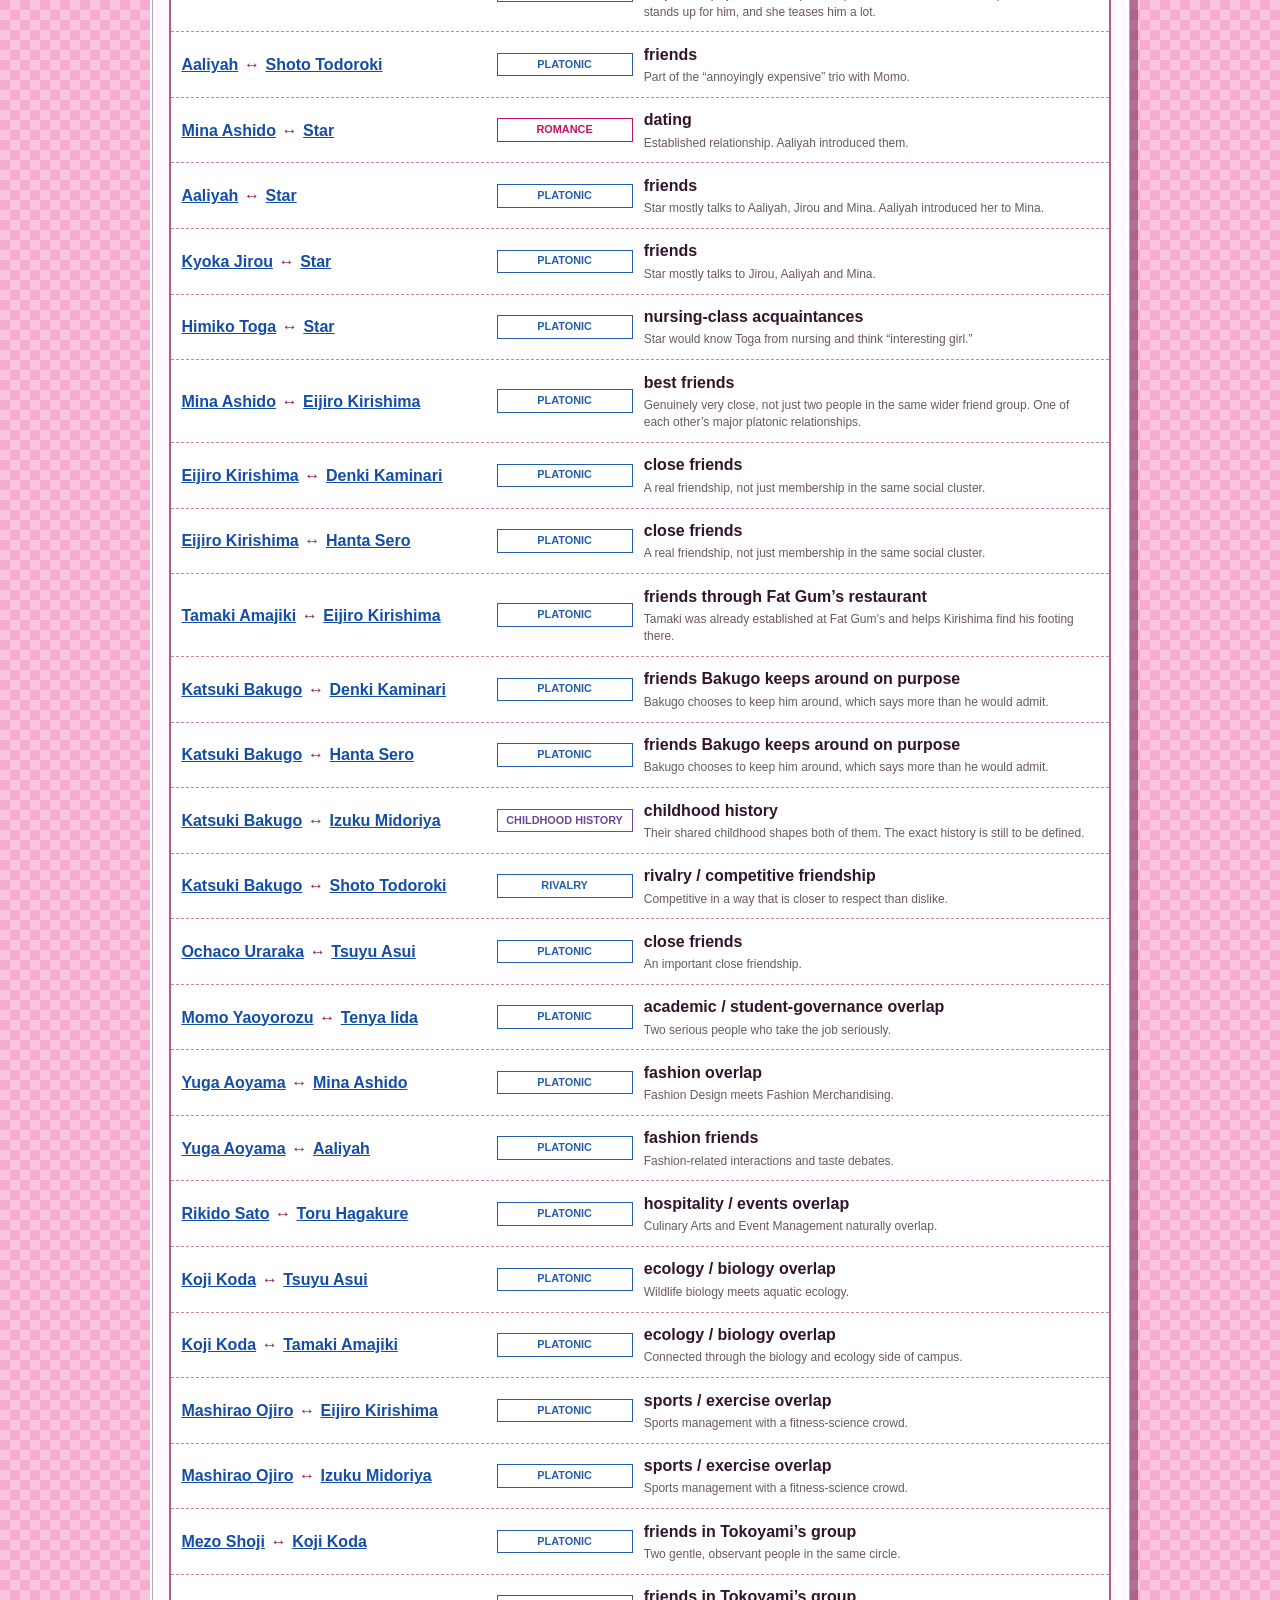
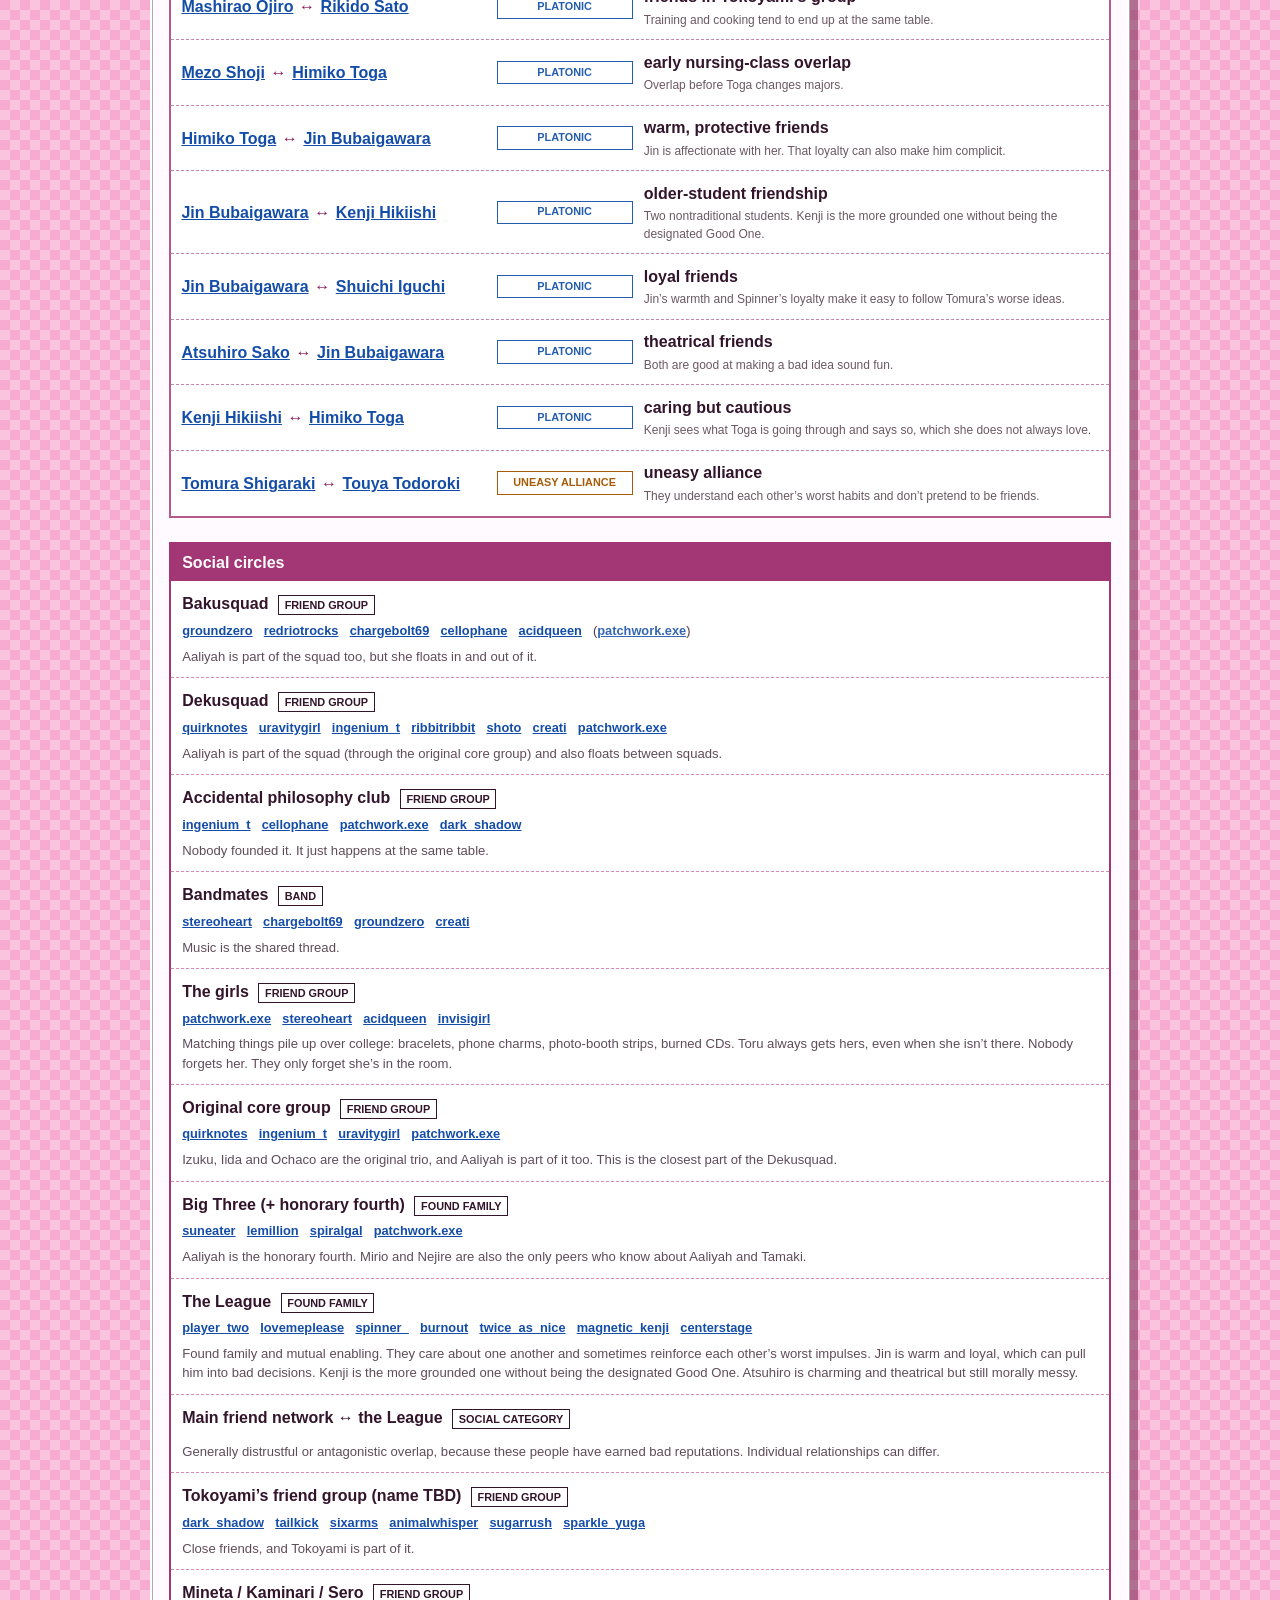
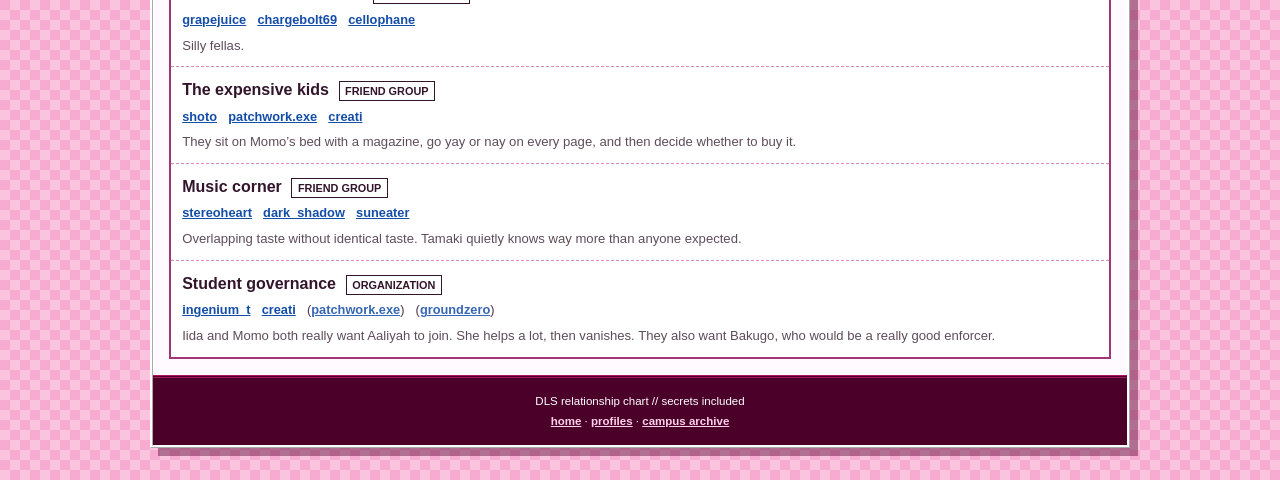
<file: relationships.html>
<!doctype html>
<html lang="en">
<head>
  <meta charset="utf-8">
  <meta name="viewport" content="width=device-width, initial-scale=1">
  <meta name="theme-color" content="#ff4fa3">
  <meta name="description" content="The DLS relationship chart, showing objective truth and what the cast thinks is happening.">
  <title>DLS ★ Relationship Chart</title>
  <link rel="icon" type="image/svg+xml" href="data:image/svg+xml,%3Csvg xmlns='http://www.w3.org/2000/svg' viewBox='0 0 64 64'%3E%3Crect width='64' height='64' rx='8' fill='%23ff4fa3'/%3E%3Cpath d='m32 7 6 18 19 .4-15.2 11.2 5.5 18.3L32 44 16.7 54.9l5.5-18.3L7 25.4l19-.4Z' fill='%23fff'/%3E%3C/svg%3E">
  <link rel="stylesheet" href="./styles.css">
</head>
<body>
  <div class="page-shell">
    <div class="utility-strip"><span>★ FRIENDS NETWORK / PRIVATE ADMIN VIEW ★</span><span>arrows matter!!!</span></div>
    <header class="site-banner subpage-banner relationship-banner">
      <p class="banner-kicker">WHO LIKES WHOM, WHO KNOWS, WHO DOESN'T</p>
      <h1>relationship chart</h1>
      <p class="banner-subtitle">current feelings ≠ narrative destiny</p>
    </header>
    <nav class="main-nav" aria-label="Primary navigation">
      <a href="./index.html">DLS Home</a><a href="./index.html#about">About the AU</a><a class="active" href="./relationships.html">Relationship Chart</a><a href="./profiles.html">UltraSpace Profiles</a><a href="./campus.html">U.A. Campus Archive</a>
    </nav>
    <main class="subpage-content">
      <section class="relationship-controls">
        <div><b>Display layer:</b><button class="layer-choice active" data-layer="reality" type="button">Objective truth</button><button class="layer-choice" data-layer="rumor" type="button">What people think</button></div>
        <div><b>Connection:</b><button class="filter-choice active" data-filter="all" type="button">All</button><button class="filter-choice romance" data-filter="romance" type="button">Romance</button><button class="filter-choice platonic" data-filter="platonic" type="button">Platonic</button><button class="filter-choice former" data-filter="former" type="button">Former</button><button class="filter-choice friction" data-filter="friction" type="button">Friction</button></div>
      <div><b>Focus:</b><select id="focus-select" aria-label="Focus on one character"><option value="">Everyone</option></select><button id="focus-clear" type="button">Clear focus</button></div></section>
      <section class="relationship-board" id="relationship-board" aria-label="Clickable relationship network">
        <svg id="relationship-lines" aria-hidden="true"></svg>
        <div id="relationship-nodes" class="relationship-nodes"></div>
      </section>
      <p class="chart-help">Click a profile picture to open their UltraSpace page. On smaller screens, the ledger below is the readable version of the same chart.</p>
      <section class="relationship-ledger" id="relationship-ledger"></section>
      <section class="circle-ledger" id="circle-ledger"></section>
    </main>
    <footer class="site-footer"><p>DLS relationship chart // secrets included</p><p><a href="./index.html">home</a> · <a href="./profiles.html">profiles</a> · <a href="./campus.html">campus archive</a></p></footer>
  </div>
  <script src="./data.js"></script>
  <script src="./relationships.js"></script>
</body>
</html>
</file>
<file: styles.css>
:root {
  --pink: #ff4fa3;
  --pink-dark: #aa155f;
  --pink-pale: #ffe1f1;
  --hot-pink: #f1007c;
  --blue: #4d7fe5;
  --blue-dark: #244f9b;
  --cyan: #a8efff;
  --purple: #8b56c2;
  --yellow: #fff36a;
  --ink: #32142b;
  --paper: #fffaff;
  --border: #ca81aa;
  --shadow: #83104e;
  --body-font: Verdana, Arial, Helvetica, sans-serif;
}

* { box-sizing: border-box; }

html { color-scheme: light; }

body {
  margin: 0;
  color: var(--ink);
  background-color: #f8abd0;
  background-image:
    linear-gradient(45deg, rgba(255,255,255,.3) 25%, transparent 25%, transparent 75%, rgba(255,255,255,.3) 75%),
    linear-gradient(45deg, rgba(255,255,255,.3) 25%, transparent 25%, transparent 75%, rgba(255,255,255,.3) 75%);
  background-position: 0 0, 10px 10px;
  background-size: 20px 20px;
  font: 1rem/1.45 var(--body-font);
}

a { color: #144da8; font-weight: 700; text-decoration: underline; }
a:hover { color: var(--hot-pink); background: var(--yellow); }
button, input { font: inherit; }
button:focus-visible, a:focus-visible, input:focus-visible { outline: 3px solid #111; outline-offset: 2px; }

.page-shell {
  width: min(100% - 1rem, 980px);
  margin: .5rem auto 2rem;
  border: 3px ridge #fff;
  background: var(--paper);
  box-shadow: 8px 8px 0 rgba(88, 10, 54, .45);
}

.utility-strip {
  display: flex;
  justify-content: space-between;
  gap: 1rem;
  padding: .3rem .65rem;
  border-bottom: 1px solid #941458;
  background: #51002d;
  color: #fff;
  font-size: .75rem;
  text-transform: uppercase;
}

.utility-strip strong { color: var(--yellow); font-family: "Courier New", monospace; }

.site-banner {
  position: relative;
  overflow: hidden;
  min-height: 160px;
  padding: 1.4rem 1rem 1.1rem;
  text-align: center;
  background:
    radial-gradient(circle, rgba(255,255,255,.9) 0 2px, transparent 3px) 0 0/34px 34px,
    radial-gradient(circle, rgba(255,255,255,.55) 0 1px, transparent 2px) 12px 17px/26px 26px,
    linear-gradient(#ff8fc7, #ed2789 58%, #bb0c67);
  color: #fff;
  text-shadow: 2px 2px 0 #7d1049;
}

.site-banner::after {
  content: "";
  position: absolute;
  right: 0;
  bottom: .3rem;
  left: 0;
  height: 10px;
  background: repeating-linear-gradient(90deg, #fff 0 10px, #ffb5dc 10px 20px);
  border-block: 1px solid rgba(111, 0, 57, .45);
}

.banner-stars { color: var(--yellow); font-size: 1.1rem; letter-spacing: .35rem; }
.banner-kicker { margin: .4rem 0 0; font-size: .78rem; font-weight: 700; letter-spacing: .22em; }
.site-banner h1 { margin: -.1rem 0 0; font: italic 900 clamp(2.8rem, 8vw, 5.6rem)/1 Georgia, serif; letter-spacing: -.07em; }
.banner-subtitle { margin: .15rem 0 0; font-weight: 700; }

.main-nav {
  display: flex;
  flex-wrap: wrap;
  justify-content: center;
  border-block: 2px solid var(--pink-dark);
  background: linear-gradient(#fff, #ffc8e5 48%, #ee82bd 52%, #ffd3e9);
}

.main-nav a {
  padding: .62rem .8rem;
  border-right: 1px solid #c674a2;
  color: #741245;
  font-size: .82rem;
  text-decoration: none;
  text-shadow: 1px 1px #fff;
}

.main-nav a:first-child { border-left: 1px solid #c674a2; }
.main-nav a:hover, .main-nav a.active { color: #fff; background: linear-gradient(#ff71b7, #c91570); text-shadow: 1px 1px #650735; }

.ticker {
  overflow: hidden;
  border-bottom: 1px solid #cf5a99;
  background: #fff4fa;
  color: #8f1052;
  font: 700 .76rem/2 "Courier New", monospace;
  white-space: nowrap;
}

.ticker span { display: inline-block; padding-left: 100%; animation: crawl 25s linear infinite; }
@keyframes crawl { to { transform: translateX(-100%); } }

.home-grid {
  display: grid;
  grid-template-columns: 178px minmax(0, 1fr) 198px;
  gap: .75rem;
  padding: .75rem;
  align-items: start;
}

.left-rail, .right-rail, .blog-column { display: grid; gap: .75rem; min-width: 0; }

.y2k-box, .blog-post, .welcome-card, .guestbook-preview {
  border: 2px solid var(--border);
  background: #fff;
  box-shadow: 2px 2px 0 #e3b1cd;
}

.y2k-box > h2, .guestbook-preview > h2 {
  margin: 0;
  padding: .42rem .5rem;
  background: linear-gradient(90deg, var(--pink-dark), var(--pink));
  color: #fff;
  font-size: .85rem;
  text-transform: uppercase;
  text-shadow: 1px 1px #711044;
}

.pixel-links { margin: 0; padding: .4rem .45rem .5rem 1.4rem; background: #fff4fa; }
.pixel-links li { margin: .28rem 0; }
.pixel-links li::marker { content: "♥  "; color: var(--hot-pink); }
.pixel-links a { font-size: .8rem; }

.online-box { padding-bottom: .3rem; }
.mini-user { display: grid; grid-template-columns: 38px 1fr; gap: .45rem; align-items: center; margin: .4rem; padding-bottom: .4rem; border-bottom: 1px dotted #d078aa; text-decoration: none; }
.mini-user:hover { background: var(--pink-pale); }
.mini-avatar { display: grid; place-items: center; width: 38px; height: 38px; border: 2px outset #fff; color: #fff; font-weight: 800; text-shadow: 1px 1px #333; }
.mini-avatar.hot-pink { background: #ec1681; }
.mini-avatar.green { background: #4c9b53; }
.mini-avatar.yellow { background: #e3bd00; }
.mini-user strong { display: block; font-size: .75rem; }
.mini-user small { display: block; color: #79576b; font-size: .66rem; }

.button-farm { display: grid; grid-template-columns: 1fr 1fr; gap: .25rem; }
.button-farm span { display: grid; place-items: center; min-height: 31px; border: 2px outset #fff; background: #1e1e1e; color: #fff; font: 700 .56rem/1.15 "Courier New", monospace; text-align: center; }
.button-farm span:nth-child(2) { background: #fb2f97; }
.button-farm span:nth-child(3) { background: #713bb0; }
.button-farm span:nth-child(4) { background: #2764c9; }

.welcome-card { padding: .85rem; border-width: 3px; border-color: var(--pink); background: linear-gradient(135deg, #fff 0 55%, #fff0f8); }
.welcome-label { display: inline-block; padding: .18rem .45rem; background: var(--yellow); color: #75083f; font: 700 .72rem "Courier New", monospace; transform: rotate(-1deg); }
.welcome-card h2 { margin: .5rem 0; color: var(--hot-pink); font: 700 1.7rem/1.1 Georgia, serif; }
.welcome-card p { margin: .7rem 0; }

.definition-grid { display: grid; grid-template-columns: 1fr 1fr; border: 1px solid #d99bbd; }
.definition-grid div { display: grid; grid-template-columns: 7.5rem 1fr; border-bottom: 1px solid #e4bad0; }
.definition-grid div:nth-last-child(-n+2) { border-bottom: 0; }
.definition-grid b { padding: .45rem; background: #ffd8ec; color: #8d1756; font-size: .68rem; }
.definition-grid span { padding: .45rem; font-size: .78rem; }

.post-titlebar { display: flex; align-items: center; justify-content: space-between; gap: 1rem; padding: .45rem .6rem; background: #8e2ca7; color: #fff; }
.post-titlebar.alt { background: #3673c7; }
.post-titlebar h2 { margin: 0; font-size: .9rem; }
.post-titlebar span { font-size: .68rem; white-space: nowrap; }
.post-body { padding: .75rem; }
.post-body p { margin: 0 0 .8rem; }
.post-body blockquote { margin: .9rem .4rem; padding: .65rem .8rem; border-left: 5px solid var(--pink); background: var(--pink-pale); color: #7b164d; font: italic 1.05rem Georgia, serif; }
.post-footer { display: flex; justify-content: space-between; gap: 1rem; padding-top: .55rem; border-top: 1px dotted #bd6d99; font-size: .75rem; }

.update-list { display: grid; gap: .45rem; }
.update-list > a { display: grid; grid-template-columns: 3.2rem 1fr; gap: .55rem; padding: .45rem; border: 1px solid #a6c6f3; background: #edf5ff; text-decoration: none; }
.update-list > a:hover { background: var(--yellow); }
.update-list time { color: #315c9a; font: 700 .8rem "Courier New", monospace; }
.update-list b, .update-list small { display: block; }
.update-list small { margin-top: .2rem; color: #5e5360; font-weight: 400; }

.guestbook-preview { padding-bottom: .3rem; }
.guest-note { margin: .35rem .5rem; padding: .4rem; border: 1px dashed #e277ae; background: #fff7fb; font-size: .78rem; }
.guest-note b { color: var(--hot-pink); }

.featured-profile { padding-bottom: .65rem; text-align: center; }
.feature-avatar { display: grid; place-items: center; width: 116px; height: 116px; margin: .7rem auto .35rem; border: 5px ridge #ffadd6; background: radial-gradient(circle at 35% 30%, #ff95cf, #be0d68); color: #fff; font: 900 2.3rem Georgia, serif; text-decoration: none; text-shadow: 2px 2px #630332; }
.featured-profile h3 { margin: .25rem 0; }
.featured-profile p { margin: .35rem; font-size: .76rem; }
.tiny-button { display: inline-block; padding: .3rem .5rem; border: 2px outset #fff; background: #ff55aa; color: #fff; font-size: .72rem; text-decoration: none; }

.music-box { padding-bottom: .55rem; }
.fake-player { display: flex; gap: .45rem; align-items: center; margin: .55rem; padding: .45rem; border: 2px inset #ddd; background: linear-gradient(#4e4e4e, #151515); color: #7dff78; font: .64rem "Courier New", monospace; }
.fake-player button { width: 31px; height: 29px; border: 2px outset #aaa; background: #ddd; color: #111; cursor: pointer; }
.fake-player b, .fake-player span { display: block; }
.music-box > small { display: block; padding: 0 .55rem; color: #6d5764; font-size: .64rem; }

.poll-box form { display: grid; gap: .35rem; padding: .55rem; font-size: .74rem; }
.poll-box p { margin: 0 0 .2rem; font-weight: 700; }
.poll-box button { margin-top: .25rem; border: 2px outset #fff; background: #ff62b2; color: #fff; font-weight: 700; cursor: pointer; }
.poll-box output { color: #8f1052; font-weight: 700; }

.site-info p { margin: .38rem .5rem; font-size: .72rem; }

.site-footer { padding: .7rem; border-top: 3px double var(--pink-dark); background: #4b002a; color: #fff; font-size: .72rem; text-align: center; }
.site-footer p { margin: .25rem; }
.site-footer a { color: #ffd0e8; }

@media (max-width: 780px) {
  .home-grid { grid-template-columns: 1fr 1fr; }
  .blog-column { grid-column: 1 / -1; grid-row: 1; }
  .left-rail { grid-column: 1; }
  .right-rail { grid-column: 2; }
  .definition-grid { grid-template-columns: 1fr; }
  .definition-grid div:nth-last-child(-n+2) { border-bottom: 1px solid #e4bad0; }
  .definition-grid div:last-child { border-bottom: 0; }
}

@media (max-width: 520px) {
  .page-shell { width: 100%; margin: 0; border-inline: 0; box-shadow: none; }
  .utility-strip { display: none; }
  .site-banner { min-height: 138px; }
  .site-banner h1 { font-size: 3rem; }
  .main-nav { display: grid; grid-template-columns: 1fr 1fr; }
  .main-nav a { border-bottom: 1px solid #c674a2; text-align: center; }
  .main-nav a:last-child { grid-column: 1 / -1; }
  .home-grid { display: flex; flex-direction: column; }
  .blog-column { order: 1; }
  .left-rail { order: 2; width: 100%; }
  .right-rail { order: 3; width: 100%; }
  .post-titlebar, .post-footer { align-items: flex-start; flex-direction: column; }
  .definition-grid div { grid-template-columns: 6.4rem 1fr; }
}

@media (prefers-reduced-motion: reduce) {
  .ticker span { animation: none; padding-left: .5rem; }
}

/* -------------------------------------------------------------------------- */
/* Shared secondary pages                                                      */
/* -------------------------------------------------------------------------- */

.subpage-banner { min-height: 128px; padding-top: 1rem; }
.subpage-banner h1 { font-size: clamp(2.8rem, 7vw, 4.7rem); }
.subpage-content { padding: 1rem; }

.directory-intro {
  display: flex;
  gap: .8rem;
  align-items: center;
  margin-bottom: .8rem;
  padding: .75rem;
  border: 3px double var(--pink-dark);
  background: #fff0f8;
}
.directory-intro h2 { margin: 0; color: var(--hot-pink); font: 700 1.5rem Georgia, serif; }
.directory-intro p { margin: .25rem 0 0; }
.new-badge { padding: .35rem .45rem; border: 2px outset #fff; background: var(--yellow); color: #84114e; font: 900 .82rem "Courier New", monospace; transform: rotate(-3deg); }

.directory-toolbar {
  display: flex;
  flex-wrap: wrap;
  gap: .65rem;
  align-items: center;
  margin-bottom: .8rem;
  padding: .65rem;
  border: 2px solid #5f8ac7;
  background: #eaf3ff;
}
.directory-toolbar label { color: #234e8b; font-weight: 700; }
.directory-toolbar input[type="search"] { flex: 1; min-width: 12rem; min-height: 33px; border: 2px inset #fff; }
.directory-toolbar #directory-count { margin-left: auto; color: #4a6180; font-size: .78rem; }

.profile-directory { display: grid; grid-template-columns: repeat(3, minmax(0, 1fr)); gap: .65rem; }
.directory-card { display: grid; grid-template-columns: 96px minmax(0, 1fr); position: relative; min-width: 0; padding: .45rem; border: 2px solid #7aa2d8; background: #fff; box-shadow: 2px 2px 0 #c0cfe2; }
.directory-title { grid-column: 1 / -1; display: flex; align-items: center; justify-content: space-between; gap: .4rem; margin: -.45rem -.45rem .45rem; padding: .35rem .45rem; background: #6699cc; color: #fff; }
.directory-title a { overflow: hidden; color: #fff; text-overflow: ellipsis; }
.online-now { color: #fff96e; font: 700 .58rem "Courier New", monospace; }
.directory-photo { display: grid; place-items: center; width: 86px; height: 94px; border: 2px inset #fff; background: #7fa6d2; color: #fff; font: 900 1.65rem Georgia, serif; text-decoration: none; text-shadow: 1px 1px #333; }
.directory-copy { min-width: 0; }
.directory-copy h2 { margin: .05rem 0; font-size: .9rem; }
.directory-copy p { margin: .3rem 0; min-height: 2.5rem; color: #5f4c59; font: italic .75rem Georgia, serif; }
.directory-copy small { display: block; font-size: .66rem; }
.directory-button { display: inline-block; margin-top: .35rem; padding: .2rem .4rem; border: 2px outset #fff; background: #6699cc; color: #fff; font-size: .68rem; text-decoration: none; }
.directory-empty { padding: 2rem; border: 2px dashed var(--pink); text-align: center; }

.theme-card-patchwork .directory-title, .theme-card-patchwork.directory-card .directory-title { background: #e91a83; }
.theme-card-patchwork .directory-photo, .theme-card-patchwork.directory-card .directory-photo { background: linear-gradient(135deg, #ff50aa, #111); }
.theme-card-tamaki .directory-title, .theme-card-tamaki.directory-card .directory-title { background: #4d3c5a; }
.theme-card-tamaki .directory-photo, .theme-card-tamaki.directory-card .directory-photo { background: #5a4965; }
.theme-card-izuku .directory-title, .theme-card-izuku.directory-card .directory-title { background: #4e965d; }
.theme-card-izuku .directory-photo, .theme-card-izuku.directory-card .directory-photo { background: #3e8b55; }
.theme-card-shoto .directory-title, .theme-card-shoto.directory-card .directory-title { background: linear-gradient(90deg, #6d9fd0 50%, #a84848 50%); }
.theme-card-shoto .directory-photo, .theme-card-shoto.directory-card .directory-photo { background: linear-gradient(90deg, #71aee8 50%, #c85858 50%); }
.theme-card-bakugo .directory-title, .theme-card-bakugo.directory-card .directory-title { background: #222; }
.theme-card-bakugo .directory-photo, .theme-card-bakugo.directory-card .directory-photo { background: linear-gradient(135deg, #111, #eb5d16); }
.theme-card-kirishima .directory-title, .theme-card-kirishima.directory-card .directory-title { background: #c91b24; }
.theme-card-kirishima .directory-photo, .theme-card-kirishima.directory-card .directory-photo { background: #c91b24; }
.theme-card-ochaco .directory-title, .theme-card-ochaco.directory-card .directory-title { background: #ed7db9; }
.theme-card-ochaco .directory-photo, .theme-card-ochaco.directory-card .directory-photo { background: #f08fca; }
.theme-card-toga .directory-title, .theme-card-toga.directory-card .directory-title { background: #a91845; }
.theme-card-toga .directory-photo, .theme-card-toga.directory-card .directory-photo { background: #b51c46; }
.theme-card-momo .directory-title, .theme-card-momo.directory-card .directory-title { background: #782641; }
.theme-card-momo .directory-photo, .theme-card-momo.directory-card .directory-photo { background: #711f3a; }
.theme-card-jirou .directory-title, .theme-card-jirou.directory-card .directory-title { background: #4f255d; }
.theme-card-jirou .directory-photo, .theme-card-jirou.directory-card .directory-photo { background: #4d285f; }
.theme-card-kaminari .directory-title, .theme-card-kaminari.directory-card .directory-title { background: #d5ad00; color: #111; }
.theme-card-kaminari .directory-title a, .theme-card-kaminari.directory-card .directory-title a { color: #111; }
.theme-card-kaminari .directory-photo, .theme-card-kaminari.directory-card .directory-photo { background: #e1b800; }
.theme-card-sero .directory-title, .theme-card-sero.directory-card .directory-title { background: #2c7770; }
.theme-card-sero .directory-photo, .theme-card-sero.directory-card .directory-photo { background: #2f7e76; }
.theme-card-mirio .directory-title, .theme-card-mirio.directory-card .directory-title { background: #3281d1; }
.theme-card-mirio .directory-photo, .theme-card-mirio.directory-card .directory-photo { background: #e0aa00; }
.theme-card-nejire .directory-title, .theme-card-nejire.directory-card .directory-title { background: #6650bd; }
.theme-card-nejire .directory-photo, .theme-card-nejire.directory-card .directory-photo { background: #6d48c7; }
.theme-card-tomura .directory-title, .theme-card-tomura.directory-card .directory-title { background: #3c4658; }
.theme-card-tomura .directory-photo, .theme-card-tomura.directory-card .directory-photo { background: #3f485b; }

/* Relationship chart */
.relationship-banner { background: radial-gradient(circle, rgba(255,255,255,.85) 0 2px, transparent 3px) 0 0/34px 34px, linear-gradient(#fc94c8, #d92483 62%, #90104f); }
.relationship-controls { display: grid; gap: .45rem; margin-bottom: .75rem; padding: .6rem; border: 2px ridge #fff; background: #ffe1f1; }
.relationship-controls > div { display: flex; flex-wrap: wrap; gap: .35rem; align-items: center; }
.relationship-controls button { min-height: 31px; padding: .3rem .55rem; border: 2px outset #fff; background: #fff; color: #741245; font-weight: 700; cursor: pointer; }
.relationship-controls button.active { border-style: inset; background: var(--pink); color: #fff; }
.relationship-controls button.romance { color: #c31167; }
.relationship-controls button.platonic { color: #245dad; }
.relationship-controls button.former { color: #70459c; }
.relationship-controls button.friction { color: #a65b08; }

.relationship-board { position: relative; min-height: 630px; overflow: hidden; border: 3px double #a33674; background: linear-gradient(rgba(247,95,164,.08) 1px, transparent 1px), linear-gradient(90deg, rgba(247,95,164,.08) 1px, transparent 1px), #fff9fc; background-size: 25px 25px; }
#relationship-lines { position: absolute; inset: 0; z-index: 1; width: 100%; height: 100%; pointer-events: none; }
.relationship-line { fill: none; stroke-width: 2; opacity: .64; vector-effect: non-scaling-stroke; }
.relationship-line.romance { stroke: #ee2b88; }
.relationship-line.platonic { stroke: #3677d0; }
.relationship-line.former { stroke: #8251ae; stroke-dasharray: 7 6; }
.relationship-line.friction { stroke: #d07a16; stroke-dasharray: 2 6; }
.relationship-line.rumor { stroke-dasharray: 5 7; opacity: .45; }
.relationship-nodes { position: relative; z-index: 2; display: grid; grid-template-columns: repeat(5, minmax(0, 1fr)); gap: 3rem 1.1rem; align-items: center; min-height: 630px; padding: 3rem 1.5rem; }
.relation-node { justify-self: center; display: grid; justify-items: center; width: 120px; min-height: 116px; padding: .4rem; border: 2px outset #fff; background: #fff; box-shadow: 3px 3px 0 rgba(94,11,58,.35); text-align: center; text-decoration: none; transition: opacity .16s, transform .16s; }
.relation-node:hover { transform: rotate(-1deg) translateY(-2px); background: #fff5fa; }
.relation-node.dimmed { opacity: .22; }
.relation-photo { display: grid; place-items: center; width: 62px; height: 62px; margin-bottom: .25rem; border: 1px solid #111; background: #6699cc; color: #fff; font: 900 1.15rem Georgia, serif; text-shadow: 1px 1px #333; }
.theme-card-patchwork .relation-photo { background: linear-gradient(135deg, #ff50aa, #111); }
.theme-card-tamaki .relation-photo { background: #5a4965; }
.theme-card-izuku .relation-photo { background: #3e8b55; }
.theme-card-shoto .relation-photo { background: linear-gradient(90deg, #71aee8 50%, #c85858 50%); }
.theme-card-bakugo .relation-photo { background: linear-gradient(135deg, #111, #eb5d16); }
.theme-card-kirishima .relation-photo { background: #c91b24; }
.theme-card-ochaco .relation-photo { background: #f08fca; }
.theme-card-toga .relation-photo { background: #b51c46; }
.theme-card-momo .relation-photo { background: #711f3a; }
.theme-card-jirou .relation-photo { background: #4d285f; }
.theme-card-kaminari .relation-photo { background: #e1b800; color: #111; text-shadow: none; }
.theme-card-sero .relation-photo { background: #2f7e76; }
.theme-card-mirio .relation-photo { background: #e0aa00; }
.theme-card-nejire .relation-photo { background: #6d48c7; }
.theme-card-tomura .relation-photo { background: #3f485b; }
.relation-node b { max-width: 100%; overflow: hidden; color: #871551; font-size: .72rem; text-overflow: ellipsis; }
.relation-node small { color: #6f5865; font-size: .62rem; }
.chart-help { margin: .5rem 0 1rem; color: #76586a; font-size: .76rem; text-align: center; }
.relationship-ledger { border: 2px solid #b45a8d; background: #fff; }
.relationship-ledger > h2 { margin: 0; padding: .45rem .6rem; background: #b11f6f; color: #fff; font-size: 1rem; }
.relation-record { display: grid; grid-template-columns: 19rem 8.5rem 1fr; gap: .7rem; align-items: center; padding: .65rem; border-bottom: 1px dashed #c885ac; }
.relation-record:last-child { border-bottom: 0; }
.record-pair { display: flex; gap: .35rem; align-items: center; }
.record-pair b { color: #8a1d59; }
.record-type { padding: .18rem .35rem; border: 1px solid currentColor; font-size: .68rem; font-weight: 700; text-align: center; text-transform: uppercase; }
.relation-record.romance .record-type { color: #c31167; }
.relation-record.platonic .record-type { color: #245dad; }
.relation-record.former .record-type { color: #70459c; }
.relation-record.friction .record-type { color: #a65b08; }
.relation-record p { margin: .2rem 0 0; color: #6b5863; font-size: .75rem; }

/* Campus newspaper */
.campus-body { color: #1f2631; background: #9aa7bc; background-image: repeating-linear-gradient(0deg, rgba(255,255,255,.08) 0 1px, transparent 1px 4px); font-family: Georgia, "Times New Roman", serif; }
.campus-shell { border-color: #fff; background: #f7f3e7; box-shadow: 8px 8px 0 rgba(31,46,73,.45); }
.campus-strip { background: #172643; }
.campus-masthead { padding: 1rem; border-bottom: 4px double #263b68; text-align: center; }
.campus-masthead p { margin: .25rem; color: #48546a; font: 700 .7rem Arial, sans-serif; letter-spacing: .15em; }
.campus-masthead h1 { margin: .3rem 0; color: #172643; font: 900 clamp(2rem, 6vw, 4rem)/1 Georgia, serif; }
.campus-nav { display: flex; justify-content: center; flex-wrap: wrap; border-bottom: 2px solid #263b68; background: #263b68; }
.campus-nav a { padding: .55rem .7rem; border-right: 1px solid #6d7a92; color: #fff5cf; font: 700 .74rem Arial, sans-serif; text-decoration: none; }
.campus-nav a:hover { background: #fff5cf; color: #263b68; }
.campus-content { display: grid; grid-template-columns: minmax(0, 1fr) 210px; gap: 1rem; padding: 1rem; }
.campus-lead { grid-column: 1 / -1; display: grid; grid-template-columns: 190px 1fr; gap: 1rem; padding-bottom: 1rem; border-bottom: 4px double #263b68; }
.paper-photo, .article-photo { display: grid; place-items: center; align-content: center; min-height: 170px; border: 1px solid #263b68; background: repeating-linear-gradient(45deg, #d8d3c5 0 5px, #e7e2d6 5px 10px); color: #263b68; font: 900 2.5rem Georgia, serif; filter: grayscale(1); }
.paper-photo small, .article-photo small { margin-top: .4rem; font: 700 .6rem/1.4 Arial, sans-serif; text-align: center; }
.campus-section { color: #6d1e31; font: 700 .7rem Arial, sans-serif; letter-spacing: .14em; }
.campus-lead h2 { margin: .25rem 0 .5rem; font-size: 2rem; line-height: 1.05; }
.campus-lead p { margin: .55rem 0; }
.article-list { display: grid; gap: 1rem; }
.campus-card { padding-bottom: 1rem; border-bottom: 2px solid #263b68; }
.campus-card h2 { margin: .25rem 0; font-size: 1.55rem; line-height: 1.08; }
.campus-card h2 a { color: #172643; text-decoration: none; }
.campus-card h2 a:hover { background: #fff5cf; color: #6d1e31; }
.campus-deck { margin: .35rem 0; color: #4c5565; font-size: 1.05rem; font-style: italic; }
.campus-meta { color: #6d1e31; font: 700 .65rem Arial, sans-serif; }
.read-story { font: 700 .75rem Arial, sans-serif; }
.campus-sidebar { padding-left: .8rem; border-left: 1px solid #7e8796; }
.campus-sidebar h2 { margin: 0 0 .45rem; padding: .35rem; background: #263b68; color: #fff; font: 700 .82rem Arial, sans-serif; text-transform: uppercase; }
.campus-sidebar a { display: block; padding: .4rem 0; border-bottom: 1px dotted #7e8796; color: #263b68; font: 700 .76rem Arial, sans-serif; }
.campus-sidebar p { font-size: .8rem; }
.campus-footer { padding: .65rem; background: #172643; color: #fff5cf; font: 700 .68rem Arial, sans-serif; letter-spacing: .1em; text-align: center; }

.article-page { max-width: 760px; margin: 0 auto; padding: 1.4rem; }
.article-record > h1 { margin: .35rem 0; color: #172643; font-size: clamp(2rem, 6vw, 3.5rem); line-height: 1; }
.back-link { display: inline-block; margin-bottom: 1rem; color: #263b68; font: 700 .75rem Arial, sans-serif; }
.article-deck { margin: .7rem 0; color: #4e596b; font-size: 1.25rem; font-style: italic; }
.article-byline { padding-block: .5rem; border-block: 1px solid #7e8796; color: #6d1e31; font: 700 .68rem Arial, sans-serif; }
.article-photo { float: right; width: 235px; min-height: 250px; margin: 1rem 0 1rem 1.2rem; }
.article-copy { font-size: 1.08rem; line-height: 1.65; }
.article-copy p:first-child::first-letter { float: left; margin: .08rem .3rem 0 0; color: #6d1e31; font-size: 3.6rem; line-height: .8; }
.article-end { clear: both; padding-top: 1rem; border-top: 1px solid #7e8796; color: #6d1e31; font: 700 .7rem Arial, sans-serif; text-align: center; }

@media (max-width: 780px) {
  .profile-directory { grid-template-columns: repeat(2, minmax(0, 1fr)); }
  .relationship-nodes { grid-template-columns: repeat(3, minmax(0, 1fr)); min-height: 900px; }
  .relationship-board { min-height: 900px; }
  .relation-record { grid-template-columns: 1fr 8.5rem; }
  .relation-record > div:last-child { grid-column: 1 / -1; }
  .campus-content { grid-template-columns: 1fr; }
  .campus-sidebar { padding: 0; border: 0; }
}

@media (max-width: 520px) {
  .profile-directory { grid-template-columns: 1fr; }
  .directory-toolbar { align-items: flex-start; flex-direction: column; }
  .directory-toolbar input[type="search"] { width: 100%; }
  .directory-toolbar #directory-count { margin-left: 0; }
  .relationship-board, #relationship-lines { display: none; }
  .relation-record { grid-template-columns: 1fr; }
  .relation-record > div:last-child { grid-column: auto; }
  .campus-lead { grid-template-columns: 1fr; }
  .paper-photo { min-height: 130px; }
  .article-photo { float: none; width: 100%; margin: 1rem 0; }
}

/* ===== directory + relationship-chart colours for the added profiles ===== */
.theme-card-iida .directory-title, .theme-card-iida.directory-card .directory-title { background: #2d5b9a; }
.theme-card-iida .directory-photo, .theme-card-iida.directory-card .directory-photo { background: #2d5b9a; }
.theme-card-iida .relation-photo { background: #2d5b9a; }
.theme-card-mina .directory-title, .theme-card-mina.directory-card .directory-title { background: #d63bb0; }
.theme-card-mina .directory-photo, .theme-card-mina.directory-card .directory-photo { background: linear-gradient(135deg,#ff6ad5,#8a4bd6); }
.theme-card-mina .relation-photo { background: linear-gradient(135deg,#ff6ad5,#8a4bd6); }
.theme-card-tsuyu .directory-title, .theme-card-tsuyu.directory-card .directory-title { background: #2f9a74; }
.theme-card-tsuyu .directory-photo, .theme-card-tsuyu.directory-card .directory-photo { background: #2f9a74; }
.theme-card-tsuyu .relation-photo { background: #2f9a74; }
.theme-card-hagakure .directory-title, .theme-card-hagakure.directory-card .directory-title { background: #9bb7d8; }
.theme-card-hagakure .directory-photo, .theme-card-hagakure.directory-card .directory-photo { background: linear-gradient(135deg,#d7e6f7,#f9d5e5); }
.theme-card-hagakure .relation-photo { background: linear-gradient(135deg,#d7e6f7,#f9d5e5); }
.theme-card-tokoyami .directory-title, .theme-card-tokoyami.directory-card .directory-title { background: #4a4a78; }
.theme-card-tokoyami .directory-photo, .theme-card-tokoyami.directory-card .directory-photo { background: #1b1a2b; }
.theme-card-tokoyami .relation-photo { background: #1b1a2b; }
.theme-card-ojiro .directory-title, .theme-card-ojiro.directory-card .directory-title { background: #b5651d; }
.theme-card-ojiro .directory-photo, .theme-card-ojiro.directory-card .directory-photo { background: #b5651d; }
.theme-card-ojiro .relation-photo { background: #b5651d; }
.theme-card-shoji .directory-title, .theme-card-shoji.directory-card .directory-title { background: #4b6a8a; }
.theme-card-shoji .directory-photo, .theme-card-shoji.directory-card .directory-photo { background: #4b6a8a; }
.theme-card-shoji .relation-photo { background: #4b6a8a; }
.theme-card-koda .directory-title, .theme-card-koda.directory-card .directory-title { background: #5c8a3c; }
.theme-card-koda .directory-photo, .theme-card-koda.directory-card .directory-photo { background: #5c8a3c; }
.theme-card-koda .relation-photo { background: #5c8a3c; }
.theme-card-sato .directory-title, .theme-card-sato.directory-card .directory-title { background: #d9822b; }
.theme-card-sato .directory-photo, .theme-card-sato.directory-card .directory-photo { background: #d9822b; }
.theme-card-sato .relation-photo { background: #d9822b; }
.theme-card-mineta .directory-title, .theme-card-mineta.directory-card .directory-title { background: #6b3fa0; }
.theme-card-mineta .directory-photo, .theme-card-mineta.directory-card .directory-photo { background: #6b3fa0; }
.theme-card-mineta .relation-photo { background: #6b3fa0; }
.theme-card-aoyama .directory-title, .theme-card-aoyama.directory-card .directory-title { background: #c9a227; }
.theme-card-aoyama .directory-photo, .theme-card-aoyama.directory-card .directory-photo { background: linear-gradient(135deg,#e6c446,#9b59b6); }
.theme-card-aoyama .relation-photo { background: linear-gradient(135deg,#e6c446,#9b59b6); }
.theme-card-touya .directory-title, .theme-card-touya.directory-card .directory-title { background: #2a6fd1; }
.theme-card-touya .directory-photo, .theme-card-touya.directory-card .directory-photo { background: linear-gradient(135deg,#0a0c10,#2a6fd1); }
.theme-card-touya .relation-photo { background: linear-gradient(135deg,#0a0c10,#2a6fd1); }
.theme-card-iguchi .directory-title, .theme-card-iguchi.directory-card .directory-title { background: #4a7a52; }
.theme-card-iguchi .directory-photo, .theme-card-iguchi.directory-card .directory-photo { background: #4a7a52; }
.theme-card-iguchi .relation-photo { background: #4a7a52; }
.theme-card-bubaigawara .directory-title, .theme-card-bubaigawara.directory-card .directory-title { background: #6a6a8a; }
.theme-card-bubaigawara .directory-photo, .theme-card-bubaigawara.directory-card .directory-photo { background: linear-gradient(90deg,#6a6a8a 50%,#cc7a00 50%); }
.theme-card-bubaigawara .relation-photo { background: linear-gradient(90deg,#6a6a8a 50%,#cc7a00 50%); }
.theme-card-hikiishi .directory-title, .theme-card-hikiishi.directory-card .directory-title { background: #a5342d; }
.theme-card-hikiishi .directory-photo, .theme-card-hikiishi.directory-card .directory-photo { background: linear-gradient(90deg,#a5342d 50%,#2f5aa5 50%); }
.theme-card-hikiishi .relation-photo { background: linear-gradient(90deg,#a5342d 50%,#2f5aa5 50%); }
.theme-card-sako .directory-title, .theme-card-sako.directory-card .directory-title { background: #8c1c1c; }
.theme-card-sako .directory-photo, .theme-card-sako.directory-card .directory-photo { background: #8c1c1c; }
.theme-card-sako .relation-photo { background: #8c1c1c; }

/* social circles (group rows under the relationship ledger) */
.circle-ledger { margin-top: 1.5rem; border: 2px solid #a33674; background: #fff; }
.circle-ledger > h2 { margin: 0; padding: .45rem .7rem; background: #a33674; color: #fff; font-size: 1rem; }
.circle-record { padding: .7rem; border-bottom: 1px dashed #d98ab5; }
.circle-record:last-child { border-bottom: 0; }
.circle-record .record-type { margin-left: .6rem; }
.circle-members { display: flex; flex-wrap: wrap; gap: .3rem .7rem; margin: .4rem 0; font-size: .8rem; }
.circle-record p { margin: .2rem 0 0; font-size: .82rem; color: #5f4c59; }
.theme-card-star .directory-title, .theme-card-star.directory-card .directory-title { background: #3a8a8f; }
.theme-card-star .directory-photo, .theme-card-star.directory-card .directory-photo { background: linear-gradient(135deg, #6fb7b0, #2d6d78); }
.theme-card-star .relation-photo { background: linear-gradient(135deg, #6fb7b0, #2d6d78); }
.circle-members .floater { opacity: .85; }

/* focus mode, timelines, rows with long labels */
.relationship-controls select { min-height: 31px; padding: .2rem .4rem; border: 2px inset #fff; font: inherit; }
.relation-node.focused { outline: 3px solid #f1007c; outline-offset: 2px; background: #fff5fa; }
.record-type { overflow-wrap: anywhere; }
.relation-timeline { margin-top: .4rem; font-size: .75rem; }
.relation-timeline summary { cursor: pointer; color: #871551; font-weight: 700; }
.relation-timeline ol { margin: .3rem 0 0; padding-left: 1.2rem; }
.relation-timeline li { margin: .25rem 0; color: #5f4c59; }
.ledger-empty { padding: 1rem; margin: 0; color: #6b5863; }
</file>
<file: profile.css>
@import url('https://fonts.googleapis.com/css2?family=Press+Start+2P&family=PT+Mono&display=swap');
:root {
  --page-bg: #e5e5e5;
  --page-pattern: none;
  --surface: #fff;
  --ink: #111;
  --muted: #555;
  --primary: #6699cc;
  --primary-dark: #336699;
  --primary-soft: #e5f2ff;
  --accent: #cc6600;
  --accent-soft: #ffcc99;
  --link: #003399;
  --title-font: Arial, Helvetica, sans-serif;
  --body-font: Arial, Helvetica, sans-serif;
  --frame-width: 880px;
}

* { box-sizing: border-box; }
html { color-scheme: light; }
body {
  margin: 0;
  min-height: 100vh;
  padding: 1rem 0 2rem;
  color: var(--ink);
  background-color: var(--page-bg);
  background-image: var(--page-pattern);
  font: .9rem/1.4 var(--body-font);
}

a { color: var(--link); font-weight: 700; text-decoration: none; }
a:hover { color: var(--accent); text-decoration: underline; }
button, input { font: inherit; }
button:focus-visible, a:focus-visible, input:focus-visible { outline: 3px solid #111; outline-offset: 2px; }

.profile-container {
  width: min(100% - 1rem, var(--frame-width));
  margin: 0 auto;
  padding: .65rem;
  border: 1px solid #8a8a8a;
  background: var(--surface);
  box-shadow: 0 0 0 4px rgba(255,255,255,.42);
}

.ultra-header {
  display: flex;
  align-items: center;
  justify-content: space-between;
  gap: 1rem;
  padding: .55rem .65rem;
  background: var(--primary);
  color: #fff;
}

.ultra-logo {
  color: #fff;
  font: 900 1.55rem/1 var(--title-font);
  letter-spacing: -.06em;
  text-decoration: none;
  text-shadow: 1px 1px var(--primary-dark);
}
.ultra-logo span { color: #ffe06c; }
.ultra-logo:hover { color: #fff; background: transparent; text-decoration: none; }
.profile-search { display: flex; align-items: center; gap: .35rem; }
.profile-search label { font-size: .76rem; }
.profile-search input { width: 190px; min-height: 28px; border: 2px inset #fff; }
.profile-search button { min-height: 28px; border: 2px outset #fff; cursor: pointer; }

.ultra-nav { padding: .5rem; text-align: center; font-size: .78rem; }
.ultra-nav a { margin: 0 .25rem; }

.profile-layout { display: grid; grid-template-columns: 310px minmax(0, 1fr); gap: 1rem; }
.profile-left, .profile-right { min-width: 0; }
.profile-left > h1 { margin: 0 0 .55rem; font: 700 1.35rem/1.2 var(--title-font); }

.profile-meta { display: grid; grid-template-columns: 172px 1fr; gap: .75rem; align-items: start; }
.profile-photo { display: grid; place-items: center; align-content: center; width: 172px; height: 172px; overflow: hidden; border: 1px solid #000; background: var(--primary-soft); color: var(--primary-dark); text-align: center; }
.profile-photo img { width: 100%; height: 100%; object-fit: cover; }
.profile-photo > span { font: 900 3.4rem/1 var(--title-font); }
.profile-photo > small { margin-top: .35rem; font: 700 .63rem/1.2 "Courier New", monospace; letter-spacing: .08em; }
.identity-copy p { margin: 0 0 .65rem; font-size: .79rem; }
.profile-quote { font-weight: 700; }

.status-box { margin-top: .65rem; padding: .5rem; border: 1px dashed var(--accent); background: color-mix(in srgb, var(--accent-soft) 35%, white); font-size: .78rem; }

.classic-box { margin-top: .9rem; border: 2px solid var(--primary); background: #fff; }
.classic-box > h2 { margin: 0; padding: .32rem .45rem; background: var(--primary); color: #fff; font-size: .84rem; }
.box-body { padding: .55rem; }
.box-body.compact, .box-body.no-pad { padding: 2px; }

.contact-table { width: 100%; border-collapse: collapse; }
.contact-table td { width: 50%; padding: .2rem; border: 1px solid var(--primary); background: var(--primary-soft); text-align: center; }
.contact-table button { width: 100%; min-height: 32px; border: 0; background: transparent; color: var(--link); font-size: .7rem; font-weight: 700; cursor: pointer; }
.contact-table button:hover { background: var(--accent-soft); }
.contact-table button:disabled { color: var(--muted); cursor: default; }

.url-box code { overflow-wrap: anywhere; color: var(--link); font-size: .76rem; }
.interests-table { width: 100%; border-collapse: collapse; }
.interests-table th, .interests-table td { padding: .48rem; border-bottom: 1px solid #aaa; vertical-align: top; text-align: left; }
.interests-table th { width: 88px; background: var(--primary-soft); color: var(--primary-dark); font-size: .75rem; }
.interests-table td { font-size: .78rem; }

.network-banner { margin-bottom: .85rem; padding: .7rem; border: 2px solid var(--primary-dark); background: var(--primary-soft); color: var(--primary-dark); font-weight: 700; text-align: center; }

.profile-player { display: grid; grid-template-columns: 36px 1fr auto; gap: .55rem; align-items: center; margin-bottom: .85rem; padding: .45rem; border: 2px inset #aaa; background: linear-gradient(#474747, #111); color: #7dff78; font: .68rem "Courier New", monospace; }
.profile-player button { height: 31px; border: 2px outset #bbb; cursor: pointer; }
.profile-player b, .profile-player span { display: block; }
.profile-player .eq { color: #f6ff7d; letter-spacing: .05em; }

.profile-right .classic-box { margin-top: 0; margin-bottom: .9rem; }
.blurbs-box h3 { margin: .2rem 0 .35rem; color: var(--accent); font-size: .85rem; }
.blurbs-box p { margin: 0 0 1rem; }

.blog-entry { display: grid; grid-template-columns: 3.2rem 1fr; gap: .5rem; padding: .45rem 0; border-bottom: 1px dashed var(--primary); }
.blog-entry:last-child { border-bottom: 0; }
.blog-entry time { color: var(--muted); font: 700 .72rem "Courier New", monospace; }
.blog-entry p { margin: .2rem 0 0; font-size: .78rem; }

.friends-box, .comments-box { border-color: var(--accent-soft); }
.friends-box > h2, .comments-box > h2 { background: var(--accent-soft); color: var(--accent); }
.friend-count { margin: .1rem 0 .55rem; }
.top-label { color: var(--accent); font-weight: 700; }
.friend-grid { display: grid; grid-template-columns: repeat(4, minmax(0, 1fr)); gap: .65rem; text-align: center; }
.friend-card { display: grid; min-width: 0; text-decoration: none; }
.friend-card b { overflow: hidden; min-height: 2rem; font-size: .68rem; text-overflow: ellipsis; }
.friend-photo, .comment-photo { display: grid; place-items: center; width: 76px; height: 76px; margin: .2rem auto; border: 1px solid #000; color: #fff; font: 900 1.2rem var(--title-font); text-shadow: 1px 1px #333; }
.friend-card small { color: var(--muted); font-size: .65rem; }
.view-all { text-align: right; font-size: .75rem; }

.comment-summary { margin: .1rem 0 .45rem; }
.add-comment { margin-bottom: .45rem; border: 2px outset #fff; background: var(--primary); color: #fff; font-weight: 700; cursor: pointer; }
.comment-item { display: grid; grid-template-columns: 92px 1fr; gap: .7rem; padding: .65rem 0; border-top: 1px dashed var(--accent-soft); }
.comment-friend { text-align: center; }
.comment-photo { width: 62px; height: 62px; }
.comment-copy { padding: .45rem; background: color-mix(in srgb, var(--accent-soft) 25%, white); }
.comment-copy time { color: var(--muted); font-size: .68rem; }
.comment-copy p { margin: .45rem 0 0; }

.loading-box, .error-box { padding: 3rem 1rem; border: 2px solid var(--primary); text-align: center; }
.ultra-footer { margin-top: 1rem; padding: .7rem; border-top: 1px solid #aaa; color: #666; font-size: .7rem; text-align: center; }
.ultra-footer p { margin: .4rem; }

/* Compact profile-theme chips used for missing portrait images. */
.theme-chip-patchwork { background: linear-gradient(135deg, #ff50aa, #111); }
.theme-chip-tamaki { background: linear-gradient(135deg, #272033, #76538d); }
.theme-chip-izuku { background: #3e8b55; }
.theme-chip-shoto { background: linear-gradient(90deg, #71aee8 50%, #c85858 50%); }
.theme-chip-bakugo { background: linear-gradient(135deg, #111, #eb5d16); }
.theme-chip-kirishima { background: #c91b24; }
.theme-chip-ochaco { background: #f08fca; }
.theme-chip-toga { background: #b51c46; }
.theme-chip-momo { background: #711f3a; }
.theme-chip-jirou { background: #4d285f; }
.theme-chip-kaminari { background: #e1b800; }
.theme-chip-sero { background: #2f7e76; }
.theme-chip-mirio { background: #e0aa00; }
.theme-chip-nejire { background: #6d48c7; }
.theme-chip-tomura { background: #3f485b; }

/* Individual profiles: the content skeleton stays consistent; the owners do not. */
.theme-patchwork {
  --page-bg: #ff9ad0;
  --page-pattern: radial-gradient(circle, #fff 0 2px, transparent 2.5px) 0 0/24px 24px, linear-gradient(45deg, rgba(255,255,255,.28) 25%, transparent 25% 75%, rgba(255,255,255,.28) 75%) 0 0/18px 18px;
  --surface: #0d0a10;
  --ink: #fff;
  --muted: #d7b7ca;
  --primary: #ed1b86;
  --primary-dark: #8d074a;
  --primary-soft: #281020;
  --accent: #ff8ac7;
  --accent-soft: #6c1043;
  --link: #ff8ac7;
  --title-font: Georgia, serif;
}
.theme-patchwork .profile-container { border: 5px ridge #ff8ac7; box-shadow: 8px 8px 0 #78033e; }
.theme-patchwork .ultra-header { background: linear-gradient(90deg, #050505, #ed1b86, #050505); }
.theme-patchwork .ultra-logo { letter-spacing: .02em; }
.theme-patchwork .ultra-logo span { color: #ff70ba; }
.theme-patchwork .ultra-nav { border-bottom: 2px dashed #ff4fa3; background: #16010d; }
.theme-patchwork .profile-left > h1 { color: #ff61b3; font-style: italic; font-size: 1.8rem; text-shadow: 2px 2px #650236; }
.theme-patchwork .classic-box, .theme-patchwork .network-banner { box-shadow: 3px 3px 0 #650236; }
.theme-patchwork .box-body, .theme-patchwork .contact-table td, .theme-patchwork .interests-table td { background: #130d13; }
.theme-patchwork .contact-table button { color: #ff8ac7; }
.theme-patchwork .comment-copy { background: #23101d; }

.theme-tamaki { --page-bg: #17131b; --page-pattern: radial-gradient(circle at 20% 20%, #47374f 0 1px, transparent 2px) 0 0/34px 34px; --surface: #eeeaf1; --primary: #4d3c5a; --primary-dark: #28202e; --primary-soft: #e1d7e6; --accent: #624875; --accent-soft: #cdbbd7; --link: #4e2f67; }
.theme-tamaki .profile-container { opacity: .96; }
.theme-tamaki .profile-left > h1 { font-weight: 400; }

.theme-izuku { --page-bg: #d6ebd7; --page-pattern: linear-gradient(#b9d9bd 1px, transparent 1px) 0 0/100% 24px, linear-gradient(90deg, transparent 44px, #eba5a5 45px, transparent 46px); --primary: #4e965d; --primary-dark: #275731; --primary-soft: #e4f3e5; --accent: #b3772b; --accent-soft: #f1d9a8; --link: #185a2c; --title-font: "Trebuchet MS", sans-serif; }
.theme-izuku .profile-container { border-color: #688d6e; }

.theme-shoto { --page-bg: #dce8f5; --page-pattern: linear-gradient(90deg, rgba(95,157,216,.35) 0 50%, rgba(193,82,82,.28) 50%); --primary: #6d9fd0; --primary-dark: #3b6590; --primary-soft: #e5f1fb; --accent: #a84848; --accent-soft: #f0caca; --link: #315f93; }
.theme-shoto .ultra-header { background: linear-gradient(90deg, #6399cc 50%, #b14c4c 50%); }

.theme-bakugo { --page-bg: #131313; --page-pattern: repeating-linear-gradient(135deg, transparent 0 26px, rgba(255,91,0,.16) 26px 30px); --surface: #181818; --ink: #f8f8f8; --muted: #bbb; --primary: #d74700; --primary-dark: #792800; --primary-soft: #2a1a11; --accent: #ffbd22; --accent-soft: #613c00; --link: #ff7b22; --title-font: Impact, Arial Black, sans-serif; }
.theme-bakugo .profile-left > h1 { font-size: 1.7rem; text-transform: uppercase; }
.theme-bakugo .box-body, .theme-bakugo .contact-table td, .theme-bakugo .interests-table td { background: #151515; }
.theme-bakugo .contact-table button { color: #ff873d; }
.theme-bakugo .comment-copy { background: #26170f; }

.theme-kirishima { --page-bg: #9d131b; --page-pattern: repeating-linear-gradient(45deg, rgba(255,209,62,.12) 0 10px, transparent 10px 20px); --primary: #ca1d28; --primary-dark: #741018; --primary-soft: #ffe1d5; --accent: #d47d00; --accent-soft: #ffd56f; --link: #9a111b; --title-font: Impact, Arial Black, sans-serif; }
.theme-kirishima .profile-left > h1, .theme-kirishima .classic-box > h2 { letter-spacing: .04em; text-transform: uppercase; }

.theme-ochaco { --page-bg: #ffc5e3; --page-pattern: radial-gradient(circle, #fff 0 3px, transparent 3.5px) 0 0/32px 32px; --primary: #ed7db9; --primary-dark: #a23c74; --primary-soft: #fff0f8; --accent: #4aa9c3; --accent-soft: #bcebf3; --link: #b52773; --title-font: "Trebuchet MS", sans-serif; }
.theme-ochaco .profile-container { border-radius: 8px; }

.theme-toga { --page-bg: #f5d5d1; --page-pattern: repeating-linear-gradient(-12deg, transparent 0 36px, rgba(167,24,64,.12) 36px 38px); --primary: #a91845; --primary-dark: #600c27; --primary-soft: #f9e5e9; --accent: #e34c83; --accent-soft: #ffc2d6; --link: #a21143; --title-font: Georgia, serif; }
.theme-toga .profile-left > h1 { font-style: italic; }
.theme-toga .classic-box:nth-child(even) { transform: rotate(-.15deg); }

.theme-momo { --page-bg: #4f1729; --page-pattern: radial-gradient(circle at center, rgba(255,231,185,.08) 0 2px, transparent 3px) 0 0/28px 28px; --surface: #fffaf0; --primary: #782641; --primary-dark: #411321; --primary-soft: #f5e3de; --accent: #9b6a1c; --accent-soft: #ecd8ac; --link: #6f1d3a; --title-font: Georgia, serif; }
.theme-momo .classic-box { border-width: 1px; }
.theme-momo .classic-box > h2 { letter-spacing: .04em; }

.theme-jirou { --page-bg: #171219; --page-pattern: repeating-linear-gradient(90deg, transparent 0 54px, rgba(152,61,178,.15) 54px 56px); --surface: #f4eef5; --primary: #4f255d; --primary-dark: #27112f; --primary-soft: #e9daee; --accent: #a63680; --accent-soft: #e3b6d5; --link: #5e246f; --title-font: "Trebuchet MS", sans-serif; }
.theme-jirou .profile-player { border-color: #b861c6; box-shadow: 0 0 10px rgba(139,49,160,.45); }

.theme-kaminari { --page-bg: #141414; --page-pattern: repeating-linear-gradient(135deg, rgba(255,222,0,.2) 0 8px, transparent 8px 28px); --surface: #fffde5; --primary: #e2bb00; --primary-dark: #7b6500; --primary-soft: #fff7a8; --accent: #111; --accent-soft: #efdf6a; --link: #493d00; --title-font: "Comic Sans MS", cursive; }
.theme-kaminari .profile-left > h1 { animation: electric 1.1s steps(2) infinite; }
@keyframes electric { 50% { color: #d86a00; text-shadow: 2px 2px #fff100; } }

.theme-sero { --page-bg: #284f4a; --page-pattern: repeating-linear-gradient(-20deg, rgba(255,255,255,.06) 0 4px, transparent 4px 20px); --primary: #2c7770; --primary-dark: #17443f; --primary-soft: #dff3ef; --accent: #dd6c1f; --accent-soft: #ffd1a9; --link: #1e625b; --title-font: "Trebuchet MS", sans-serif; }

.theme-mirio { --page-bg: #f4bf27; --page-pattern: radial-gradient(circle, rgba(255,255,255,.5) 0 3px, transparent 4px) 0 0/32px 32px; --primary: #3281d1; --primary-dark: #18508c; --primary-soft: #e1f2ff; --accent: #d08b00; --accent-soft: #ffe592; --link: #175aa0; --title-font: "Trebuchet MS", sans-serif; }
.theme-mirio .profile-left > h1 { font-size: 1.65rem; text-transform: uppercase; }

.theme-nejire { --page-bg: #7b52bd; --page-pattern: radial-gradient(circle, #bdfaff 0 2px, transparent 3px) 0 0/29px 29px, radial-gradient(circle, #fff 0 1px, transparent 2px) 11px 7px/21px 21px; --primary: #6650bd; --primary-dark: #352778; --primary-soft: #e8e5ff; --accent: #078ca8; --accent-soft: #b8f2f7; --link: #4a2e9f; --title-font: "Comic Sans MS", cursive; }
.theme-nejire .profile-container { box-shadow: 0 0 18px rgba(207,247,255,.85); }

.theme-tomura { --page-bg: #16181d; --page-pattern: repeating-linear-gradient(0deg, rgba(158,184,225,.06) 0 1px, transparent 1px 4px); --surface: #cdd1d8; --ink: #13161c; --muted: #4c5260; --primary: #3c4658; --primary-dark: #1e2530; --primary-soft: #b8c1ce; --accent: #7d2438; --accent-soft: #d3aeb7; --link: #232d40; --title-font: "Courier New", monospace; --body-font: "Courier New", monospace; }
.theme-tomura .ultra-header { background: #232834; }
.theme-tomura .profile-left > h1::before { content: "[user] "; color: #7d2438; }


/* ---------------------------------------------------------------
   PIXEL PINK — ported from a SpaceHey layout (oli / apollo, layout #24536).
   The original targeted SpaceHey's class names (.general-about, .contact .inner,
   .profile .left .table-section …) which don't exist here, so every rule was
   remapped onto UltraSpace's markup. Preview: profile.html?id=jirou&theme=pixelpink
   --------------------------------------------------------------- */
.theme-pixelpink {
  --pp-pink: #FF6BBF;
  --pp-panel: rgba(0,0,0,.55);
  --borders: 4px double #FF6BBF;
  --page-bg: #1a0a14;
  --page-pattern: url(https://i.pinimg.com/originals/b6/cd/09/b6cd095b544fceabb377fa28a9b4eb53.jpg);
  --surface: transparent;
  --ink: #fff;
  --muted: #ffd0ea;
  --primary: #FF6BBF;
  --primary-dark: #FF6BBF;
  --primary-soft: rgba(0,0,0,.35);
  --accent: #FF6BBF;
  --accent-soft: #FF6BBF;
  --link: #fff;
  --title-font: 'Press Start 2P', monospace;
  --body-font: 'PT Mono', monospace;
  cursor: url(https://i.imgur.com/n1OKJev.png), default;
}
.theme-pixelpink { background-size: cover; background-attachment: fixed; }
.theme-pixelpink a:hover { color: var(--pp-pink); background: transparent; }
.theme-pixelpink .profile-container { border: var(--borders); background: transparent; box-shadow: none; }
.theme-pixelpink .ultra-header,
.theme-pixelpink .ultra-nav { border: var(--borders); background: var(--pp-panel); margin-bottom: 10px; }
.theme-pixelpink .ultra-logo { font: 400 .9rem/1.4 var(--title-font); letter-spacing: 0; text-shadow: none; }
.theme-pixelpink .ultra-logo span { color: var(--pp-pink); }
.theme-pixelpink .ultra-nav { font-size: 11px; }
.theme-pixelpink .profile-left > h1 { font: 400 .8rem/1.6 var(--title-font); text-align: center; color: #fff; }
.theme-pixelpink .profile-photo { border: 3px solid var(--pp-pink); background: var(--pp-panel); color: var(--pp-pink); }
.theme-pixelpink .profile-photo > span { font-family: var(--title-font); font-weight: 400; font-size: 2rem; }
.theme-pixelpink .classic-box,
.theme-pixelpink .status-box,
.theme-pixelpink .network-banner,
.theme-pixelpink .url-box,
.theme-pixelpink .loading-box,
.theme-pixelpink .error-box { border: var(--borders); background: var(--pp-panel); }
.theme-pixelpink .classic-box > h2,
.theme-pixelpink .friends-box > h2,
.theme-pixelpink .comments-box > h2 { background: transparent; color: #fff; font: 400 10px/1.6 var(--title-font); text-align: center; padding: .6rem .4rem 0; }
.theme-pixelpink .box-body,
.theme-pixelpink .contact-table td,
.theme-pixelpink .interests-table th,
.theme-pixelpink .interests-table td,
.theme-pixelpink .comment-copy { background: transparent; color: #fff; }
.theme-pixelpink .interests-table th { color: var(--pp-pink); }
.theme-pixelpink .interests-table th,
.theme-pixelpink .interests-table td,
.theme-pixelpink .contact-table td,
.theme-pixelpink .comment-item,
.theme-pixelpink .blog-entry { border-color: rgba(255,107,191,.45); }
.theme-pixelpink .blurbs-box h3,
.theme-pixelpink .top-label,
.theme-pixelpink .friends-box > h2,
.theme-pixelpink .comments-box > h2 { color: #fff; }
.theme-pixelpink .blurbs-box h3 { font: 400 10px/1.6 var(--title-font); text-align: center; }
.theme-pixelpink .blurbs-box p, .theme-pixelpink .identity-copy p { text-align: center; }
.theme-pixelpink .top-label, .theme-pixelpink .friend-count, .theme-pixelpink .comment-summary { text-align: center; }
.theme-pixelpink .friend-count b, .theme-pixelpink .comment-summary b { color: var(--pp-pink); }
.theme-pixelpink .friend-photo, .theme-pixelpink .comment-photo { border: 2px solid var(--pp-pink); }
.theme-pixelpink .friend-card b, .theme-pixelpink .friend-card small { color: #fff; font-weight: 400; }
.theme-pixelpink .contact-table button { color: #fff; font: 10px/1.4 var(--body-font); }
.theme-pixelpink .contact-table button:hover { background: rgba(255,107,191,.25); }
.theme-pixelpink .url-box code, .theme-pixelpink .blog-entry time, .theme-pixelpink .comment-copy time { color: var(--pp-pink); }
.theme-pixelpink .profile-player { border: var(--borders); background: #000; color: var(--pp-pink); }
.theme-pixelpink .profile-player .eq { color: #fff; }
/* SpaceHey's form-control rule: black fields, pink double border */
.theme-pixelpink button, .theme-pixelpink input {
  font-family: var(--body-font); font-size: 10px; line-height: 1.15;
  background: #000; color: #fff; border: 3px double var(--pp-pink);
}
.theme-pixelpink .add-comment { background: #000; color: #fff; }
.theme-pixelpink .ultra-footer { border: var(--borders); color: #fff; font-size: 15px; background: var(--pp-panel); }
/* SpaceHey scrolling comments box */
.theme-pixelpink #comment-list { max-height: 250px; overflow-y: auto; }


/* ===== profiles added from the DLS Majors sheet ===== */
.theme-chip-iida { background: #2d5b9a; }
.theme-chip-mina { background: linear-gradient(135deg,#ff6ad5,#8a4bd6); }
.theme-chip-tsuyu { background: #2f9a74; }
.theme-chip-hagakure { background: linear-gradient(135deg,#d7e6f7,#f9d5e5); }
.theme-chip-tokoyami { background: #1b1a2b; }
.theme-chip-ojiro { background: #b5651d; }
.theme-chip-shoji { background: #4b6a8a; }
.theme-chip-koda { background: #5c8a3c; }
.theme-chip-sato { background: #d9822b; }
.theme-chip-mineta { background: #6b3fa0; }
.theme-chip-aoyama { background: linear-gradient(135deg,#e6c446,#9b59b6); }
.theme-chip-touya { background: linear-gradient(135deg,#0a0c10,#2a6fd1); }
.theme-chip-iguchi { background: #4a7a52; }
.theme-chip-bubaigawara { background: linear-gradient(90deg,#6a6a8a 50%,#cc7a00 50%); }
.theme-chip-hikiishi { background: linear-gradient(90deg,#a5342d 50%,#2f5aa5 50%); }
.theme-chip-sako { background: #8c1c1c; }
.theme-iida { --page-bg: #dbe6f2; --page-pattern: linear-gradient(rgba(45,91,154,.18) 1px, transparent 1px) 0 0/100% 22px; --surface: #fff; --primary: #2d5b9a; --primary-dark: #2d5b9a; --primary-soft: #e5eefa; --accent: #6b7380; --accent-soft: #d4d9e0; --link: #1f4a82; --title-font: Arial, sans-serif; }
.theme-mina { --page-bg: #ff9be4; --page-pattern: radial-gradient(circle, #fff 0 3px, transparent 3.5px) 0 0/30px 30px; --surface: #fff; --primary: #d63bb0; --primary-dark: #d63bb0; --primary-soft: #ffe4f8; --accent: #7a3bd6; --accent-soft: #e2c4ff; --link: #a8208a; --title-font: "Comic Sans MS", cursive; }
.theme-tsuyu { --page-bg: #bfe8d4; --page-pattern: radial-gradient(circle at 30% 30%, rgba(255,255,255,.55) 0 4px, transparent 5px) 0 0/40px 40px; --surface: #fff; --primary: #2f9a74; --primary-dark: #2f9a74; --primary-soft: #e0f5ec; --accent: #3b7bb5; --accent-soft: #c4def5; --link: #1f6d50; --title-font: "Trebuchet MS", sans-serif; }
.theme-hagakure { --page-bg: #f4f4fa; --page-pattern: radial-gradient(circle, rgba(155,183,216,.35) 0 5px, transparent 6px) 0 0/26px 26px; --surface: #fff; --primary: #9bb7d8; --primary-dark: #9bb7d8; --primary-soft: #eef3fb; --accent: #e08fb0; --accent-soft: #fadbe8; --link: #4a6f9e; --title-font: "Trebuchet MS", sans-serif; }
.theme-tokoyami { --page-bg: #07070b; --page-pattern: repeating-linear-gradient(90deg, transparent 0 60px, rgba(140,120,220,.08) 60px 61px); --surface: #14141b; --ink: #f1eef8; --muted: #b9b3c9; --primary: #4a4a78; --primary-dark: #4a4a78; --primary-soft: #1b1a2b; --accent: #a99be0; --accent-soft: #2a2540; --link: #a99be0; --title-font: Georgia, serif; }
.theme-tokoyami .box-body, .theme-tokoyami .contact-table td, .theme-tokoyami .interests-table td, .theme-tokoyami .comment-copy { background: #1b1a2b; }
.theme-tokoyami .classic-box { background: #1b1a2b; }
.theme-tokoyami .network-banner, .theme-tokoyami .status-box { background: #1b1a2b; color: #a99be0; border-color: #4a4a78; }
.theme-tokoyami .interests-table th { background: #1b1a2b; color: #a99be0; }
.theme-tokoyami .contact-table button { color: #a99be0; }
.theme-tokoyami .profile-photo { color: #a99be0; }
.theme-tokoyami .friends-box > h2, .theme-tokoyami .comments-box > h2 { background: #2a2540; color: #a99be0; }
.theme-ojiro { --page-bg: #e9d9b5; --page-pattern: repeating-linear-gradient(90deg, rgba(120,80,30,.07) 0 3px, transparent 3px 12px); --surface: #fffaf0; --primary: #b5651d; --primary-dark: #b5651d; --primary-soft: #f6ead2; --accent: #5a3a1a; --accent-soft: #e8cfa3; --link: #7a420f; --title-font: Georgia, serif; }
.theme-shoji { --page-bg: #d8dde6; --page-pattern: linear-gradient(rgba(75,106,138,.12) 1px, transparent 1px) 0 0/100% 18px; --surface: #fff; --primary: #4b6a8a; --primary-dark: #4b6a8a; --primary-soft: #e6edf6; --accent: #a63a3a; --accent-soft: #f0cccc; --link: #2f5073; --title-font: Arial, sans-serif; }
.theme-koda { --page-bg: #d4e6c4; --page-pattern: radial-gradient(ellipse at 50% 0, rgba(92,138,60,.18) 0 40%, transparent 41%) 0 0/60px 40px; --surface: #fffef7; --primary: #5c8a3c; --primary-dark: #5c8a3c; --primary-soft: #e6f1d8; --accent: #8a6b3c; --accent-soft: #e8d9b8; --link: #3d6a22; --title-font: "Trebuchet MS", sans-serif; }
.theme-sato { --page-bg: #ffe0b3; --page-pattern: radial-gradient(circle, rgba(217,130,43,.25) 0 3px, transparent 4px) 0 0/22px 22px; --surface: #fffaf2; --primary: #d9822b; --primary-dark: #d9822b; --primary-soft: #fff0d9; --accent: #8a4b1c; --accent-soft: #f6d3a8; --link: #9c500e; --title-font: "Trebuchet MS", sans-serif; }
.theme-mineta { --page-bg: #cdb8e8; --page-pattern: radial-gradient(circle, rgba(107,63,160,.25) 0 4px, transparent 5px) 0 0/28px 28px; --surface: #fff; --primary: #6b3fa0; --primary-dark: #6b3fa0; --primary-soft: #eadff7; --accent: #c58a00; --accent-soft: #f4de9a; --link: #5a2f8c; --title-font: "Comic Sans MS", cursive; }
.theme-aoyama { --page-bg: #f6e6a8; --page-pattern: radial-gradient(circle, #fff 0 2px, transparent 3px) 0 0/22px 22px; --surface: #fffdf2; --primary: #c9a227; --primary-dark: #c9a227; --primary-soft: #fbf1c8; --accent: #7b3fa0; --accent-soft: #e4cbf2; --link: #7b3fa0; --title-font: Georgia, serif; }
.theme-touya { --page-bg: #0a0c10; --page-pattern: repeating-linear-gradient(0deg, rgba(70,120,220,.07) 0 1px, transparent 1px 5px); --surface: #12151b; --ink: #f1eef8; --muted: #b9b3c9; --primary: #2a6fd1; --primary-dark: #2a6fd1; --primary-soft: #161c28; --accent: #8ab4ff; --accent-soft: #1c2a44; --link: #8ab4ff; --title-font: "Courier New", monospace; }
.theme-touya .box-body, .theme-touya .contact-table td, .theme-touya .interests-table td, .theme-touya .comment-copy { background: #161c28; }
.theme-touya .classic-box { background: #161c28; }
.theme-touya .network-banner, .theme-touya .status-box { background: #161c28; color: #8ab4ff; border-color: #2a6fd1; }
.theme-touya .interests-table th { background: #161c28; color: #8ab4ff; }
.theme-touya .contact-table button { color: #8ab4ff; }
.theme-touya .profile-photo { color: #8ab4ff; }
.theme-touya .friends-box > h2, .theme-touya .comments-box > h2 { background: #1c2a44; color: #8ab4ff; }
.theme-iguchi { --page-bg: #dfe8df; --page-pattern: repeating-linear-gradient(0deg, rgba(74,122,82,.1) 0 1px, transparent 1px 4px); --surface: #f7faf7; --primary: #4a7a52; --primary-dark: #4a7a52; --primary-soft: #e3efe4; --accent: #a35d1d; --accent-soft: #ecd1b0; --link: #2f5a37; --title-font: "Courier New", monospace; }
.theme-bubaigawara { --page-bg: #e6e6ef; --page-pattern: linear-gradient(90deg, rgba(106,106,138,.2) 0 50%, rgba(204,122,0,.15) 50%); --surface: #fff; --primary: #6a6a8a; --primary-dark: #6a6a8a; --primary-soft: #ececf5; --accent: #cc7a00; --accent-soft: #f5dcae; --link: #4a4a6a; --title-font: "Trebuchet MS", sans-serif; }
.theme-hikiishi { --page-bg: #e8dcc8; --page-pattern: linear-gradient(90deg, rgba(165,52,45,.2) 0 50%, rgba(47,90,165,.2) 50%); --surface: #fffcf6; --primary: #a5342d; --primary-dark: #a5342d; --primary-soft: #f4e6e4; --accent: #2f5aa5; --accent-soft: #c9d8f2; --link: #8a2a24; --title-font: Georgia, serif; }
.theme-sako { --page-bg: #3a0f12; --page-pattern: repeating-linear-gradient(90deg, rgba(0,0,0,.35) 0 36px, rgba(140,28,28,.2) 36px 72px); --surface: #fff6e0; --primary: #8c1c1c; --primary-dark: #8c1c1c; --primary-soft: #f9e8d6; --accent: #c9a227; --accent-soft: #f0e0a8; --link: #7a1414; --title-font: Georgia, serif; }
.theme-hikiishi .ultra-header { background: linear-gradient(90deg, #a5342d 50%, #2f5aa5 50%); }
.theme-bubaigawara .ultra-header { background: linear-gradient(90deg, #6a6a8a 50%, #cc7a00 50%); }
.theme-sako .profile-container { border: 4px ridge #c9a227; }
.theme-tokoyami .profile-left > h1 { font-style: italic; font-weight: 400; }

.theme-chip-star { background: linear-gradient(135deg, #6fb7b0, #2d6d78); }
.theme-star { --page-bg: #cfeae6; --page-pattern: radial-gradient(circle, rgba(255,255,255,.7) 0 2px, transparent 3px) 0 0/26px 26px; --surface: #fff; --primary: #3a8a8f; --primary-dark: #2d6d78; --primary-soft: #e3f4f2; --accent: #c98a1d; --accent-soft: #f3e1b6; --link: #1f6a70; --title-font: "Trebuchet MS", sans-serif; }

@media (max-width: 760px) {
  body { padding: 0; }
  .profile-container { width: 100%; border-inline: 0; }
  .ultra-header { align-items: flex-start; flex-direction: column; }
  .profile-search { width: 100%; }
  .profile-search input { min-width: 0; flex: 1; }
  .profile-layout { grid-template-columns: 1fr; }
  .profile-left { display: grid; }
  .profile-meta { grid-template-columns: 150px 1fr; }
  .profile-photo { width: 150px; height: 150px; }
  .friend-grid { grid-template-columns: repeat(4, minmax(0, 1fr)); }
}

@media (max-width: 480px) {
  .ultra-nav { line-height: 2; }
  .profile-meta { grid-template-columns: 120px 1fr; }
  .profile-photo { width: 120px; height: 120px; }
  .friend-grid { grid-template-columns: repeat(2, minmax(0, 1fr)); }
  .comment-item { grid-template-columns: 75px 1fr; }
  .profile-player { grid-template-columns: 36px 1fr; }
  .profile-player .eq { display: none; }
}

@media (prefers-reduced-motion: reduce) {
  .theme-kaminari .profile-left > h1 { animation: none; }
}

/* Readability fixes for the dark themes (banner / status / labels were dark-on-dark). */
.theme-patchwork .network-banner, .theme-bakugo .network-banner { background: var(--primary-soft); color: var(--accent); border-color: var(--primary); }
.theme-patchwork .status-box, .theme-bakugo .status-box { background: var(--primary-soft); border-color: var(--accent); }
.theme-patchwork .interests-table th, .theme-bakugo .interests-table th { background: var(--primary-soft); color: var(--accent); }
.theme-patchwork .blog-entry p, .theme-bakugo .blog-entry p { color: var(--ink); }
.theme-patchwork .profile-photo, .theme-bakugo .profile-photo { color: var(--accent); }

/* Top 8 history + chart link */
.history-note { margin: .5rem 0 .8rem; font-style: italic; }
.history-box select { min-height: 28px; max-width: 100%; }
.chart-link { margin: -.3rem 0 .85rem; text-align: right; font-size: .78rem; }
</file>
